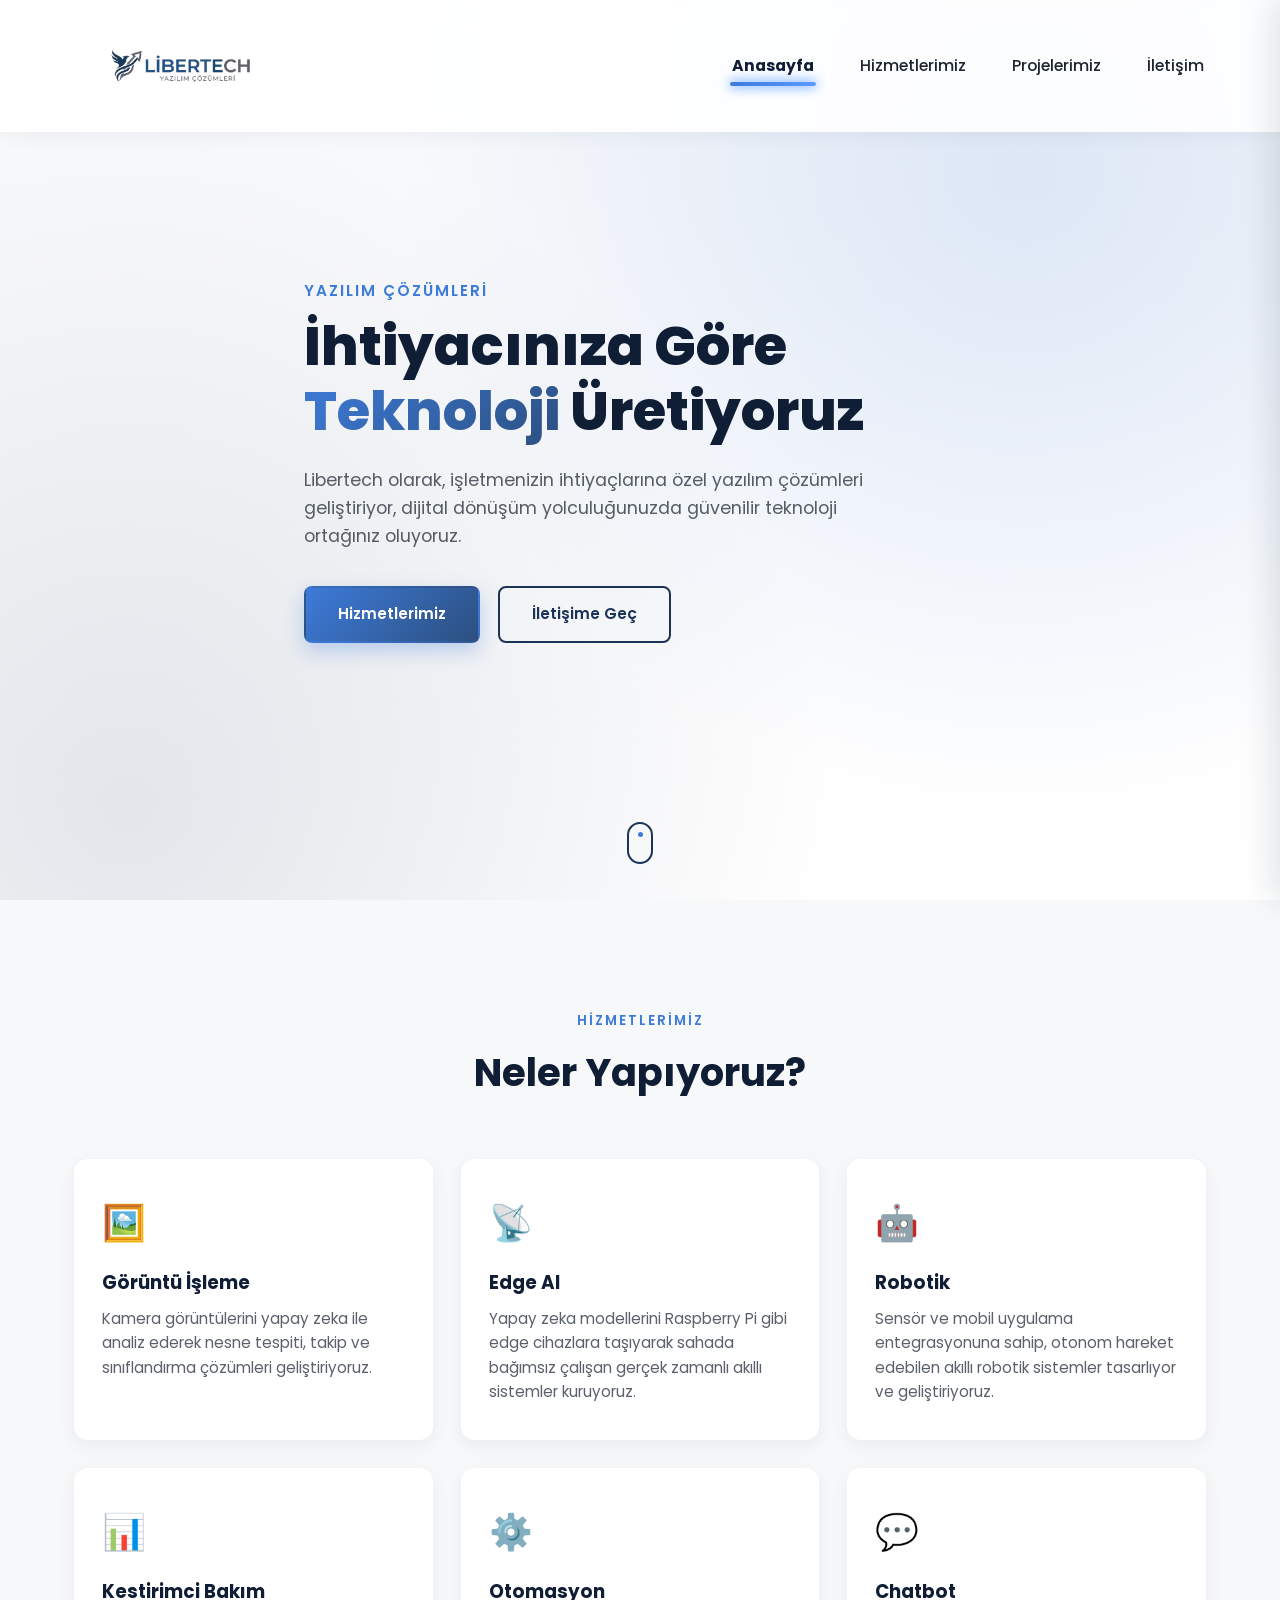
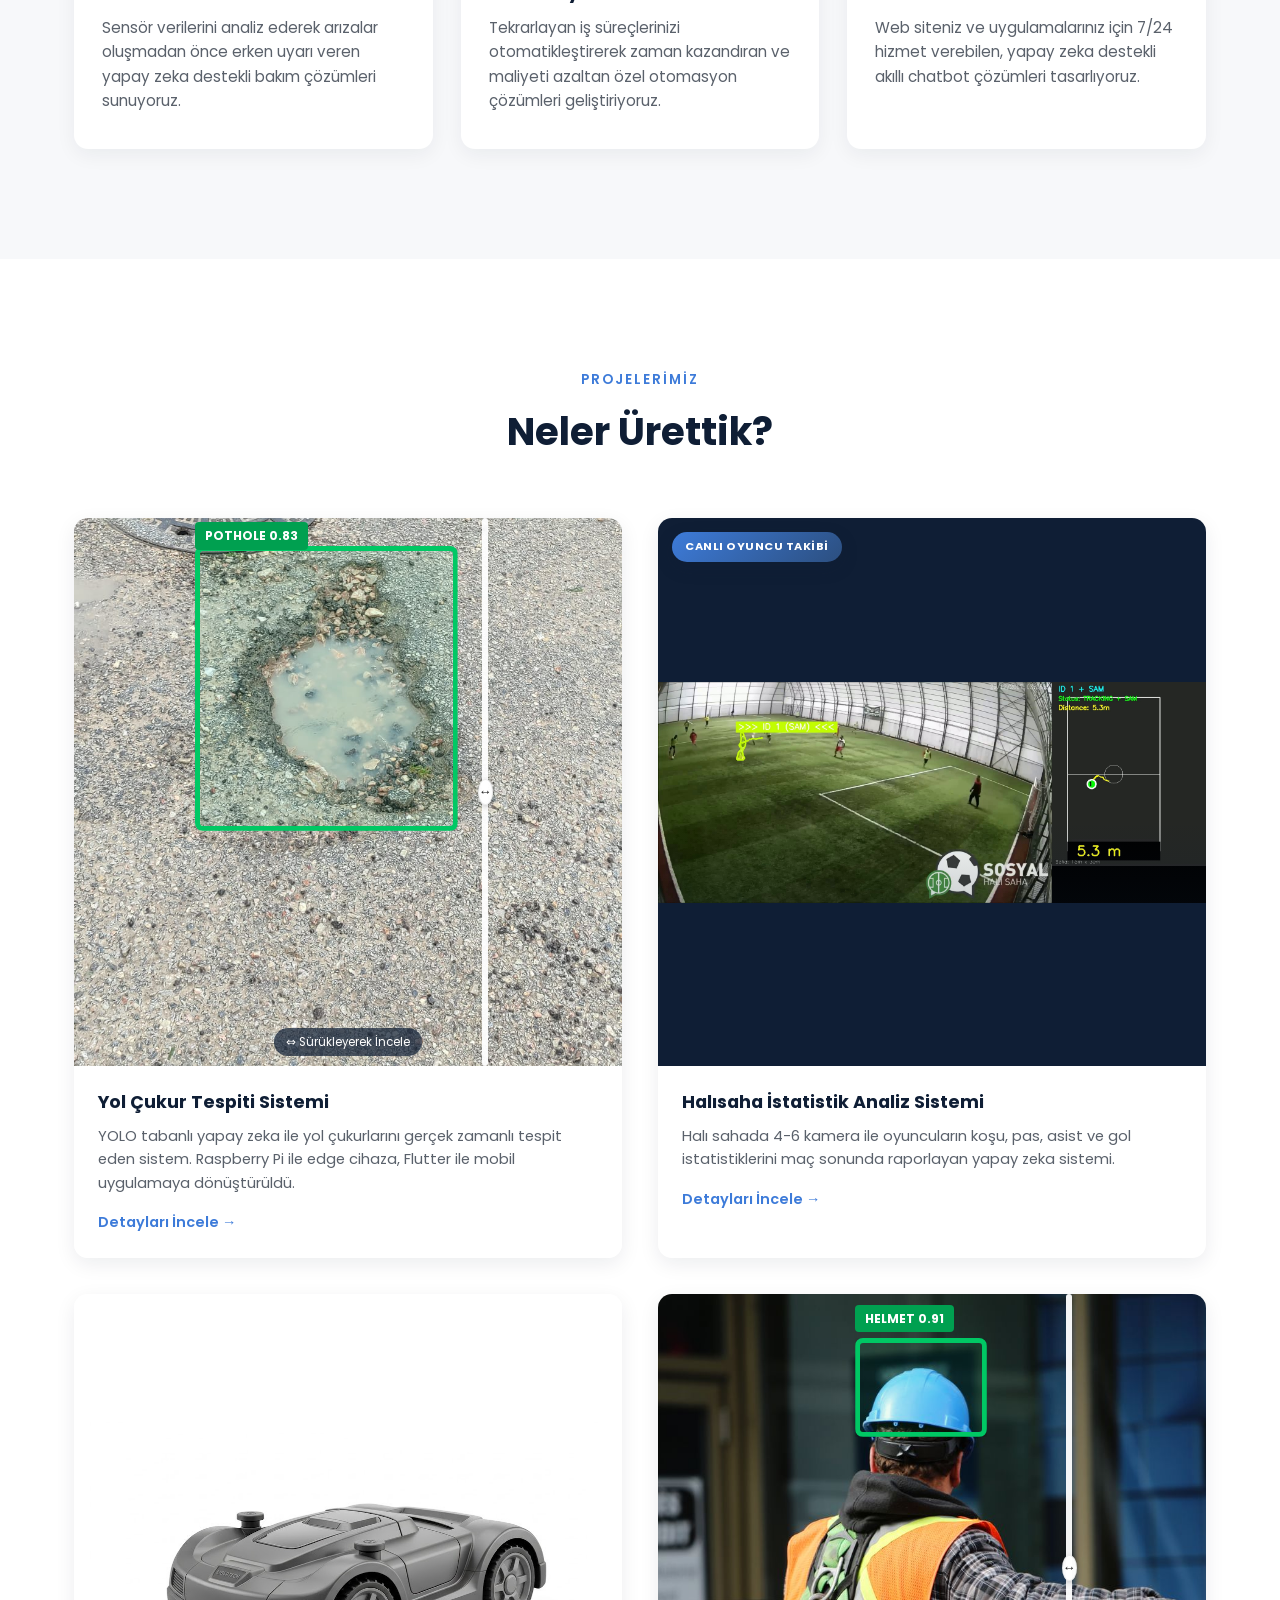
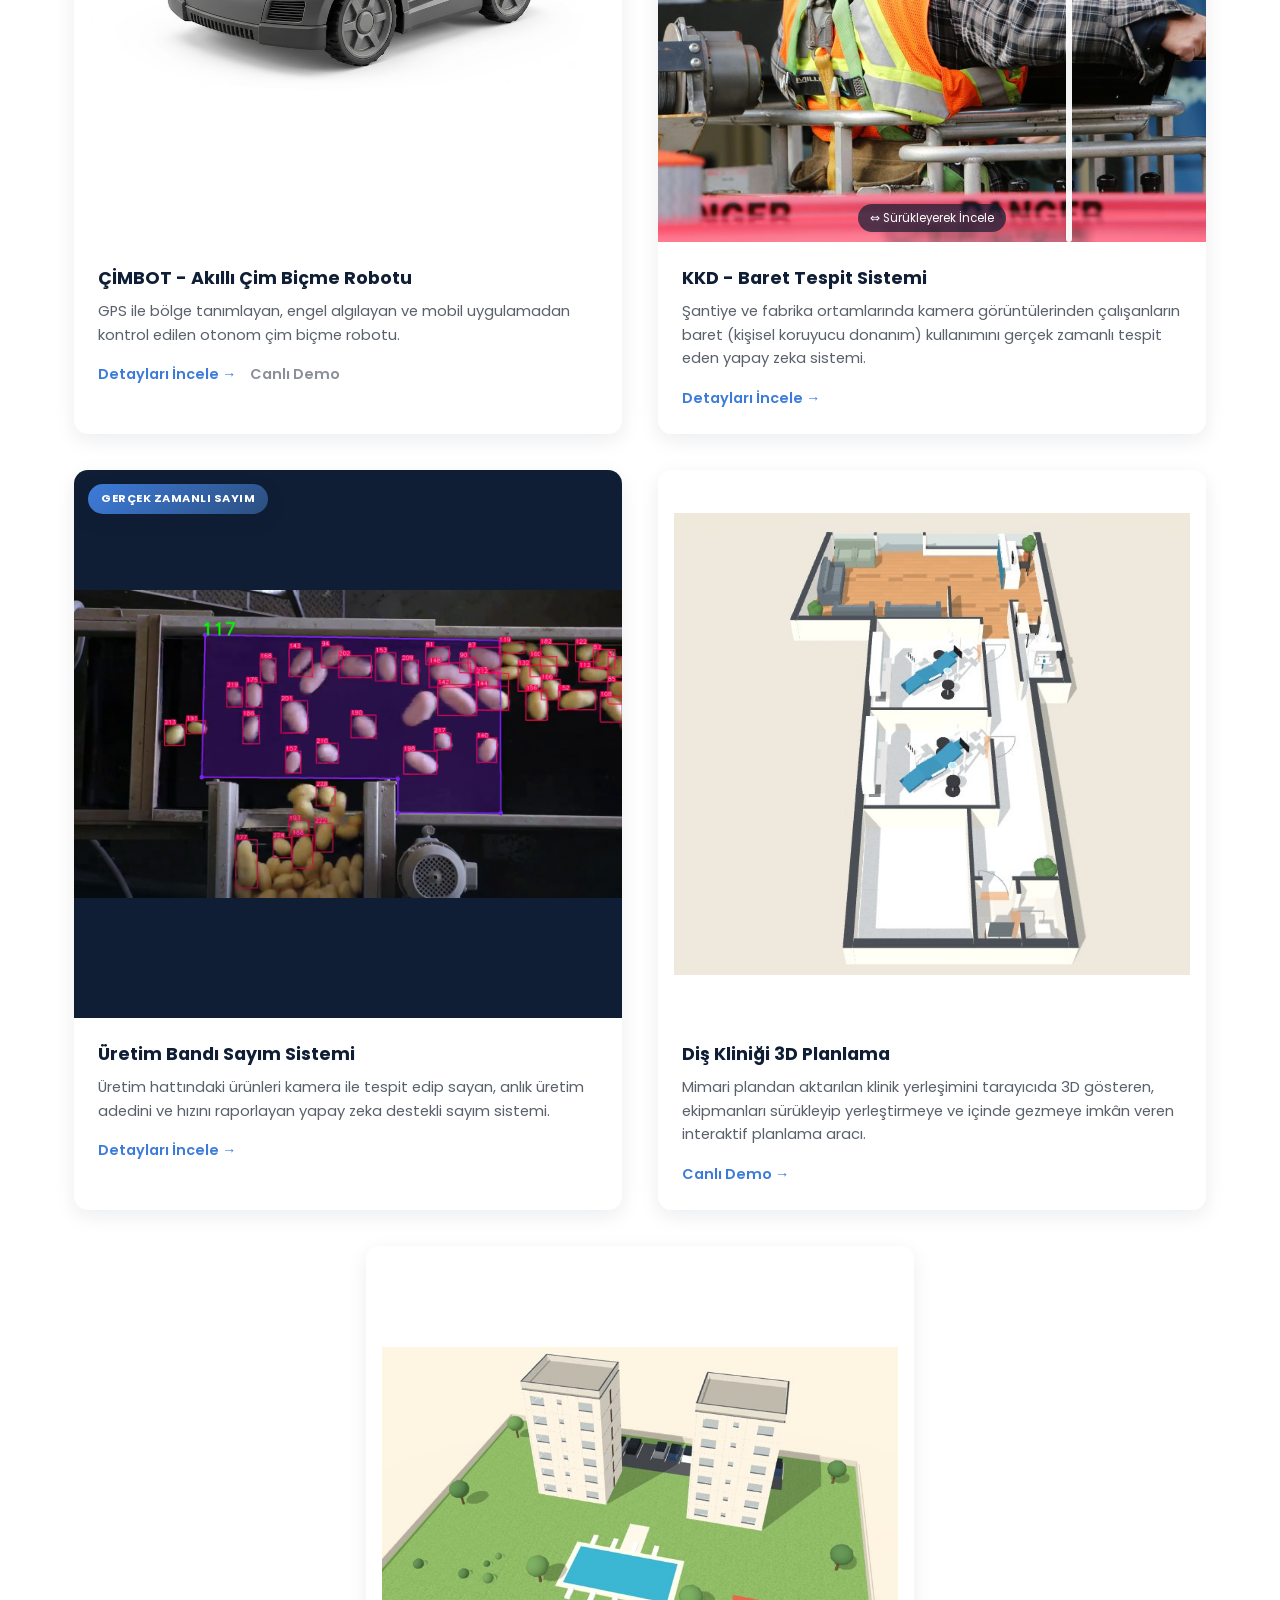
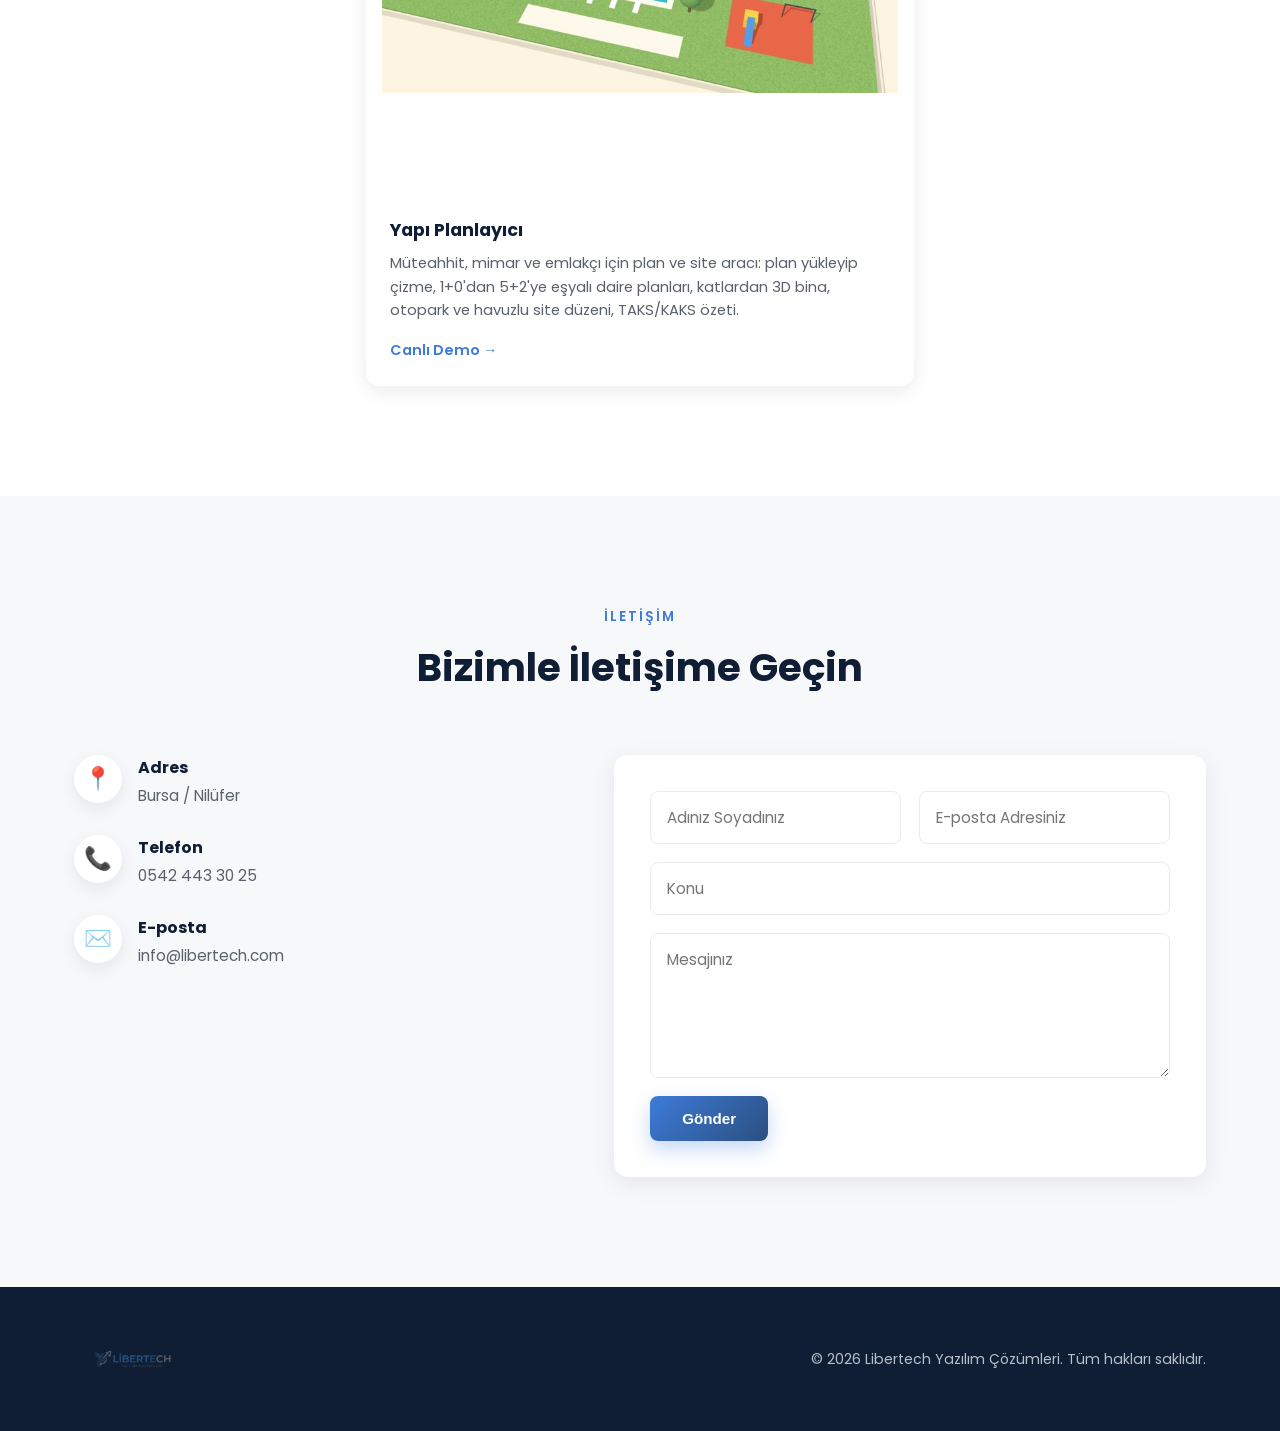
<file: index.html>
<!DOCTYPE html>
<html lang="tr">
<head>
<meta charset="UTF-8">
<meta name="viewport" content="width=device-width, initial-scale=1.0">
<title>Libertech | Yazılım Çözümleri</title>
<meta name="description" content="Libertech - Yenilikçi yazılım çözümleri ile işinizi geleceğe taşıyoruz.">
<link rel="icon" href="assets/logo.png" type="image/png">
<link rel="preconnect" href="https://fonts.googleapis.com">
<link rel="preconnect" href="https://fonts.gstatic.com" crossorigin>
<link href="https://fonts.googleapis.com/css2?family=Poppins:wght@400;500;600;700;800&display=swap" rel="stylesheet">
<link rel="stylesheet" href="css/style.css">
</head>
<body>

<!-- HEADER -->
<header class="site-header" id="site-header">
  <div class="header-inner">
    <a href="#anasayfa" class="logo-link">
      <img src="assets/logo.png" alt="Libertech Logo" class="logo-img">
    </a>

    <nav class="nav-desktop">
      <ul class="nav-list">
        <li><a href="#anasayfa" class="nav-link active" data-section="anasayfa">Anasayfa</a></li>
        <li><a href="#hizmetlerimiz" class="nav-link" data-section="hizmetlerimiz">Hizmetlerimiz</a></li>
        <li><a href="#projelerimiz" class="nav-link" data-section="projelerimiz">Projelerimiz</a></li>
        <li><a href="#iletisim" class="nav-link" data-section="iletisim">İletişim</a></li>
      </ul>
    </nav>

    <button class="menu-toggle" id="menu-toggle" aria-label="Menüyü Aç/Kapat">
      <span></span>
      <span></span>
      <span></span>
    </button>
  </div>

  <nav class="nav-mobile" id="nav-mobile">
    <ul class="nav-list-mobile">
      <li><a href="#anasayfa" class="nav-link-mobile" data-section="anasayfa">Anasayfa</a></li>
      <li><a href="#hizmetlerimiz" class="nav-link-mobile" data-section="hizmetlerimiz">Hizmetlerimiz</a></li>
      <li><a href="#projelerimiz" class="nav-link-mobile" data-section="projelerimiz">Projelerimiz</a></li>
      <li><a href="#iletisim" class="nav-link-mobile" data-section="iletisim">İletişim</a></li>
    </ul>
  </nav>
</header>

<main>

  <!-- ANASAYFA / HERO -->
  <section id="anasayfa" class="section hero">
    <div class="hero-bg"></div>
    <div class="container hero-content">
      <p class="eyebrow">Yazılım Çözümleri</p>
      <h1>İhtiyacınıza Göre <span class="text-accent">Teknoloji</span> Üretiyoruz</h1>
      <p class="hero-desc">
        Libertech olarak, işletmenizin ihtiyaçlarına özel yazılım çözümleri geliştiriyor,
        dijital dönüşüm yolculuğunuzda güvenilir teknoloji ortağınız oluyoruz.
      </p>
      <div class="hero-buttons">
        <a href="#hizmetlerimiz" class="btn btn-primary">Hizmetlerimiz</a>
        <a href="#iletisim" class="btn btn-outline">İletişime Geç</a>
      </div>
    </div>
    <a href="#hizmetlerimiz" class="scroll-down" aria-label="Aşağı kaydır">
      <span></span>
    </a>
  </section>

  <!-- HİZMETLERİMİZ -->
  <section id="hizmetlerimiz" class="section hizmetler">
    <div class="container">
      <div class="section-head">
        <p class="eyebrow">Hizmetlerimiz</p>
        <h2>Neler Yapıyoruz?</h2>
      </div>

      <div class="services-grid">
        <div class="service-card">
          <div class="service-icon">🖼️</div>
          <h3>Görüntü İşleme</h3>
          <p>Kamera görüntülerini yapay zeka ile analiz ederek nesne tespiti, takip ve sınıflandırma çözümleri geliştiriyoruz.</p>
        </div>
        <div class="service-card">
          <div class="service-icon">📡</div>
          <h3>Edge AI</h3>
          <p>Yapay zeka modellerini Raspberry Pi gibi edge cihazlara taşıyarak sahada bağımsız çalışan gerçek zamanlı akıllı sistemler kuruyoruz.</p>
        </div>
        <div class="service-card">
          <div class="service-icon">🤖</div>
          <h3>Robotik</h3>
          <p>Sensör ve mobil uygulama entegrasyonuna sahip, otonom hareket edebilen akıllı robotik sistemler tasarlıyor ve geliştiriyoruz.</p>
        </div>
        <div class="service-card">
          <div class="service-icon">📊</div>
          <h3>Kestirimci Bakım</h3>
          <p>Sensör verilerini analiz ederek arızalar oluşmadan önce erken uyarı veren yapay zeka destekli bakım çözümleri sunuyoruz.</p>
        </div>
        <div class="service-card">
          <div class="service-icon">⚙️</div>
          <h3>Otomasyon</h3>
          <p>Tekrarlayan iş süreçlerinizi otomatikleştirerek zaman kazandıran ve maliyeti azaltan özel otomasyon çözümleri geliştiriyoruz.</p>
        </div>
        <div class="service-card">
          <div class="service-icon">💬</div>
          <h3>Chatbot</h3>
          <p>Web siteniz ve uygulamalarınız için 7/24 hizmet verebilen, yapay zeka destekli akıllı chatbot çözümleri tasarlıyoruz.</p>
        </div>
      </div>
    </div>
  </section>

  <!-- PROJELERİMİZ -->
  <section id="projelerimiz" class="section projeler">
    <div class="container">
      <div class="section-head">
        <p class="eyebrow">Projelerimiz</p>
        <h2>Neler Ürettik?</h2>
      </div>

      <div class="projects-grid">

        <!-- PROJE 1: Yol Çukur Tespiti -->
        <div class="project-card">
          <div class="project-thumb compare-container">
            <img src="assets/projects/yol-cukur-demo.jpg" class="compare-image" alt="Yol Çukur Tespiti Demo">
            <div class="bbox"></div>
            <span class="bbox-label">POTHOLE 0.83</span>
            <div class="compare-slider" role="slider" aria-valuemin="0" aria-valuemax="100" aria-valuenow="75">
              <div class="compare-handle" aria-hidden="true"></div>
            </div>
            <span class="demo-hint">⇔ Sürükleyerek İncele</span>
          </div>
          <div class="project-info">
            <h3>Yol Çukur Tespiti Sistemi</h3>
            <p>YOLO tabanlı yapay zeka ile yol çukurlarını gerçek zamanlı tespit eden sistem. Raspberry Pi ile edge cihaza, Flutter ile mobil uygulamaya dönüştürüldü.</p>
            <div class="project-links">
              <a href="projeler/yol-cukur-tespiti.html" class="project-link">Detayları İncele →</a>
            </div>
          </div>
        </div>

        <!-- PROJE 2: Futbol Kuş Bakışı -->
        <div class="project-card">
          <a href="projeler/futbol-kus-bakisi.html" class="project-thumb-link">
            <div class="project-thumb video-thumb">
              <video class="video-thumb-video" autoplay muted loop playsinline preload="auto" poster="assets/projects/futbol-poster.jpg">
                <source src="assets/videos/futbol.mp4" type="video/mp4">
              </video>
              <div class="video-thumb-overlay"></div>
              <span class="video-badge">Canlı Oyuncu Takibi</span>
            </div>
          </a>
          <div class="project-info">
            <h3>Halısaha İstatistik Analiz Sistemi</h3>
            <p>Halı sahada 4-6 kamera ile oyuncuların koşu, pas, asist ve gol istatistiklerini maç sonunda raporlayan yapay zeka sistemi.</p>
            <div class="project-links">
              <a href="projeler/futbol-kus-bakisi.html" class="project-link">Detayları İncele →</a>
            </div>
          </div>
        </div>

        <!-- PROJE 3: ÇİMBOT -->
        <div class="project-card">
          <a href="projeler/cimbot.html" class="project-thumb-link">
            <div class="project-thumb product-thumb">
              <img src="assets/projects/cimbot-product.jpg" class="product-thumb-img" alt="ÇİMBOT Akıllı Çim Biçme Robotu">
            </div>
          </a>
          <div class="project-info">
            <h3>ÇİMBOT - Akıllı Çim Biçme Robotu</h3>
            <p>GPS ile bölge tanımlayan, engel algılayan ve mobil uygulamadan kontrol edilen otonom çim biçme robotu.</p>
            <div class="project-links">
              <a href="projeler/cimbot.html" class="project-link">Detayları İncele →</a>
              <a href="https://halilalpak.github.io/cimbot/" target="_blank" rel="noopener" class="project-link project-link-secondary">Canlı Demo</a>
            </div>
          </div>
        </div>

        <!-- PROJE 4: KKD / Baret Tespiti -->
        <div class="project-card">
          <div class="project-thumb compare-container">
            <img src="assets/projects/baret-tespit-demo.jpg" class="compare-image" style="object-position: 45% center;" alt="Baret Tespiti Demo">
            <div class="bbox bbox-helmet"></div>
            <span class="bbox-label">HELMET 0.91</span>
            <div class="compare-slider" role="slider" aria-valuemin="0" aria-valuemax="100" aria-valuenow="75">
              <div class="compare-handle" aria-hidden="true"></div>
            </div>
            <span class="demo-hint">⇔ Sürükleyerek İncele</span>
          </div>
          <div class="project-info">
            <h3>KKD - Baret Tespit Sistemi</h3>
            <p>Şantiye ve fabrika ortamlarında kamera görüntülerinden çalışanların baret (kişisel koruyucu donanım) kullanımını gerçek zamanlı tespit eden yapay zeka sistemi.</p>
            <div class="project-links">
              <a href="projeler/baret-tespiti.html" class="project-link">Detayları İncele →</a>
            </div>
          </div>
        </div>

        <!-- PROJE 5: Üretim Bandı Sayımı -->
        <div class="project-card">
          <a href="projeler/uretim-bandi-sayimi.html" class="project-thumb-link">
            <div class="project-thumb video-thumb">
              <video class="video-thumb-video" autoplay muted loop playsinline preload="auto" poster="assets/projects/uretim-bandi-poster.jpg">
                <source src="assets/videos/uretim-bandi-sayimi.mp4" type="video/mp4">
              </video>
              <div class="video-thumb-overlay"></div>
              <span class="video-badge">Gerçek Zamanlı Sayım</span>
            </div>
          </a>
          <div class="project-info">
            <h3>Üretim Bandı Sayım Sistemi</h3>
            <p>Üretim hattındaki ürünleri kamera ile tespit edip sayan, anlık üretim adedini ve hızını raporlayan yapay zeka destekli sayım sistemi.</p>
            <div class="project-links">
              <a href="projeler/uretim-bandi-sayimi.html" class="project-link">Detayları İncele →</a>
            </div>
          </div>
        </div>

        <!-- PROJE 6: Diş Kliniği 3D -->
        <div class="project-card">
          <a href="klinik/" class="project-thumb-link">
            <div class="project-thumb product-thumb">
              <img src="assets/projects/klinik-3d.jpg" class="product-thumb-img" alt="Diş Kliniği 3D Plan">
            </div>
          </a>
          <div class="project-info">
            <h3>Diş Kliniği 3D Planlama</h3>
            <p>Mimari plandan aktarılan klinik yerleşimini tarayıcıda 3D gösteren, ekipmanları sürükleyip yerleştirmeye ve içinde gezmeye imkân veren interaktif planlama aracı.</p>
            <div class="project-links">
              <a href="klinik/" class="project-link">Canlı Demo →</a>
            </div>
          </div>
        </div>

        <!-- PROJE 7: Yapı Planlayıcı -->
        <div class="project-card">
          <a href="planlayici/" class="project-thumb-link">
            <div class="project-thumb product-thumb">
              <img src="assets/projects/yapi-planlayici.jpg" class="product-thumb-img" alt="Yapı Planlayıcı 3D site görünümü">
            </div>
          </a>
          <div class="project-info">
            <h3>Yapı Planlayıcı</h3>
            <p>Müteahhit, mimar ve emlakçı için plan ve site aracı: plan yükleyip çizme, 1+0'dan 5+2'ye eşyalı daire planları, katlardan 3D bina, otopark ve havuzlu site düzeni, TAKS/KAKS özeti.</p>
            <div class="project-links">
              <a href="planlayici/" class="project-link">Canlı Demo →</a>
            </div>
          </div>
        </div>

      </div>
    </div>
  </section>

  <!-- İLETİŞİM -->
  <section id="iletisim" class="section iletisim">
    <div class="container">
      <div class="section-head">
        <p class="eyebrow">İletişim</p>
        <h2>Bizimle İletişime Geçin</h2>
      </div>

      <div class="contact-grid">
        <div class="contact-info">
          <div class="contact-item">
            <span class="contact-icon">📍</span>
            <div>
              <h4>Adres</h4>
              <p>Bursa / Nilüfer</p>
            </div>
          </div>
          <div class="contact-item">
            <span class="contact-icon">📞</span>
            <div>
              <h4>Telefon</h4>
              <p>0542 443 30 25</p>
            </div>
          </div>
          <div class="contact-item">
            <span class="contact-icon">✉️</span>
            <div>
              <h4>E-posta</h4>
              <p>info@libertech.com</p>
            </div>
          </div>
        </div>

        <form class="contact-form">
          <div class="form-row">
            <input type="text" placeholder="Adınız Soyadınız" required>
            <input type="email" placeholder="E-posta Adresiniz" required>
          </div>
          <input type="text" placeholder="Konu" required>
          <textarea rows="5" placeholder="Mesajınız" required></textarea>
          <button type="submit" class="btn btn-primary">Gönder</button>
        </form>
      </div>
    </div>
  </section>

</main>

<footer class="site-footer">
  <div class="container footer-inner">
    <img src="assets/logo.png" alt="Libertech Logo" class="footer-logo">
    <p>&copy; <span id="year"></span> Libertech Yazılım Çözümleri. Tüm hakları saklıdır.</p>
  </div>
</footer>

<script src="js/script.js"></script>
</body>
</html>
</file>
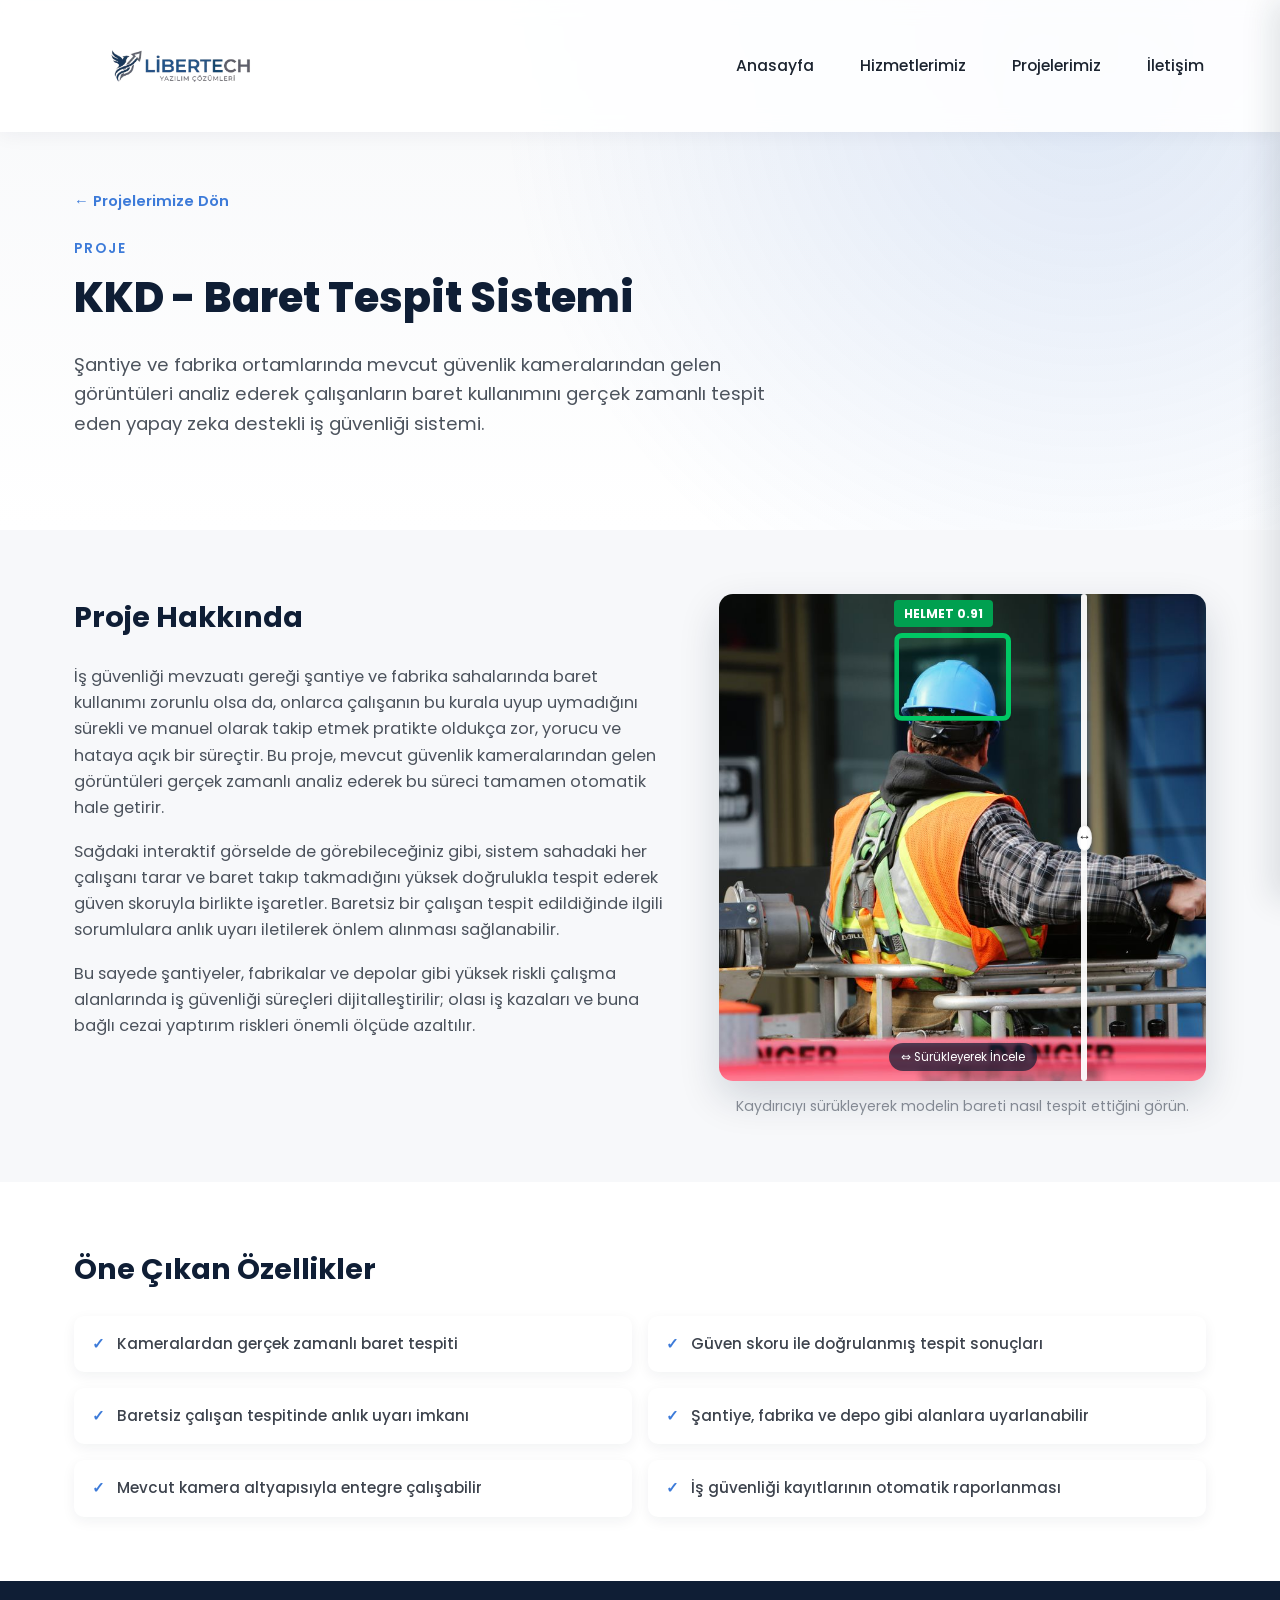
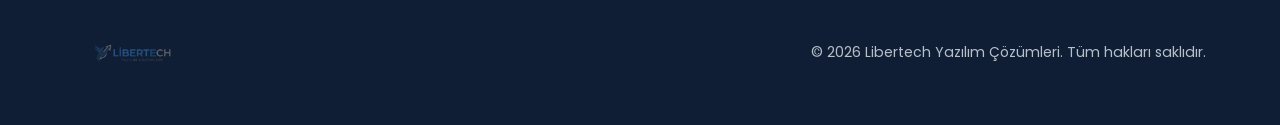
<file: projeler/baret-tespiti.html>
<!DOCTYPE html>
<html lang="tr">
<head>
<meta charset="UTF-8">
<meta name="viewport" content="width=device-width, initial-scale=1.0">
<title>KKD - Baret Tespit Sistemi | Libertech</title>
<meta name="description" content="Şantiye ve fabrika ortamlarında kamera görüntülerinden baret kullanımını gerçek zamanlı tespit eden yapay zeka destekli iş güvenliği sistemi.">
<link rel="icon" href="../assets/logo.png" type="image/png">
<link rel="preconnect" href="https://fonts.googleapis.com">
<link rel="preconnect" href="https://fonts.gstatic.com" crossorigin>
<link href="https://fonts.googleapis.com/css2?family=Poppins:wght@400;500;600;700;800&display=swap" rel="stylesheet">
<link rel="stylesheet" href="../css/style.css">
</head>
<body>

<!-- HEADER -->
<header class="site-header" id="site-header">
  <div class="header-inner">
    <a href="../index.html#anasayfa" class="logo-link">
      <img src="../assets/logo.png" alt="Libertech Logo" class="logo-img">
    </a>

    <nav class="nav-desktop">
      <ul class="nav-list">
        <li><a href="../index.html#anasayfa" class="nav-link">Anasayfa</a></li>
        <li><a href="../index.html#hizmetlerimiz" class="nav-link">Hizmetlerimiz</a></li>
        <li><a href="../index.html#projelerimiz" class="nav-link">Projelerimiz</a></li>
        <li><a href="../index.html#iletisim" class="nav-link">İletişim</a></li>
      </ul>
    </nav>

    <button class="menu-toggle" id="menu-toggle" aria-label="Menüyü Aç/Kapat">
      <span></span>
      <span></span>
      <span></span>
    </button>
  </div>

  <nav class="nav-mobile" id="nav-mobile">
    <ul class="nav-list-mobile">
      <li><a href="../index.html#anasayfa" class="nav-link-mobile">Anasayfa</a></li>
      <li><a href="../index.html#hizmetlerimiz" class="nav-link-mobile">Hizmetlerimiz</a></li>
      <li><a href="../index.html#projelerimiz" class="nav-link-mobile">Projelerimiz</a></li>
      <li><a href="../index.html#iletisim" class="nav-link-mobile">İletişim</a></li>
    </ul>
  </nav>
</header>

<main>

  <!-- HERO -->
  <section class="detail-hero">
    <div class="container">
      <a href="../index.html#projelerimiz" class="back-link">← Projelerimize Dön</a>
      <p class="eyebrow">Proje</p>
      <h1>KKD - Baret Tespit Sistemi</h1>
      <p class="detail-tagline">
        Şantiye ve fabrika ortamlarında mevcut güvenlik kameralarından gelen görüntüleri analiz ederek
        çalışanların baret kullanımını gerçek zamanlı tespit eden yapay zeka destekli iş güvenliği sistemi.
      </p>
    </div>
  </section>

  <!-- DETAY -->
  <section class="detail-section">
    <div class="container">
      <div class="detail-body">
        <div class="detail-text">
          <h2>Proje Hakkında</h2>
          <p>
            İş güvenliği mevzuatı gereği şantiye ve fabrika sahalarında baret kullanımı zorunlu olsa da,
            onlarca çalışanın bu kurala uyup uymadığını sürekli ve manuel olarak takip etmek pratikte
            oldukça zor, yorucu ve hataya açık bir süreçtir. Bu proje, mevcut güvenlik kameralarından
            gelen görüntüleri gerçek zamanlı analiz ederek bu süreci tamamen otomatik hale getirir.
          </p>
          <p>
            Sağdaki interaktif görselde de görebileceğiniz gibi, sistem sahadaki her çalışanı tarar ve
            baret takıp takmadığını yüksek doğrulukla tespit ederek güven skoruyla birlikte işaretler.
            Baretsiz bir çalışan tespit edildiğinde ilgili sorumlulara anlık uyarı iletilerek önlem
            alınması sağlanabilir.
          </p>
          <p>
            Bu sayede şantiyeler, fabrikalar ve depolar gibi yüksek riskli çalışma alanlarında iş güvenliği
            süreçleri dijitalleştirilir; olası iş kazaları ve buna bağlı cezai yaptırım riskleri önemli
            ölçüde azaltılır.
          </p>
        </div>

        <div class="demo-showcase">
          <div class="project-thumb compare-container">
            <img src="../assets/projects/baret-tespit-demo.jpg" class="compare-image" style="object-position: 45% center;" alt="Baret Tespiti Demo">
            <div class="bbox bbox-helmet"></div>
            <span class="bbox-label">HELMET 0.91</span>
            <div class="compare-slider" role="slider" aria-valuemin="0" aria-valuemax="100" aria-valuenow="75">
              <div class="compare-handle" aria-hidden="true"></div>
            </div>
            <span class="demo-hint">⇔ Sürükleyerek İncele</span>
          </div>
          <p class="demo-caption">Kaydırıcıyı sürükleyerek modelin bareti nasıl tespit ettiğini görün.</p>
        </div>
      </div>
    </div>
  </section>

  <!-- ÖZELLİKLER -->
  <section class="detail-section">
    <div class="container">
      <h2>Öne Çıkan Özellikler</h2>
      <ul class="feature-list">
        <li><span class="check">✓</span> Kameralardan gerçek zamanlı baret tespiti</li>
        <li><span class="check">✓</span> Güven skoru ile doğrulanmış tespit sonuçları</li>
        <li><span class="check">✓</span> Baretsiz çalışan tespitinde anlık uyarı imkanı</li>
        <li><span class="check">✓</span> Şantiye, fabrika ve depo gibi alanlara uyarlanabilir</li>
        <li><span class="check">✓</span> Mevcut kamera altyapısıyla entegre çalışabilir</li>
        <li><span class="check">✓</span> İş güvenliği kayıtlarının otomatik raporlanması</li>
      </ul>
    </div>
  </section>

</main>

<footer class="site-footer">
  <div class="container footer-inner">
    <img src="../assets/logo.png" alt="Libertech Logo" class="footer-logo">
    <p>&copy; <span id="year"></span> Libertech Yazılım Çözümleri. Tüm hakları saklıdır.</p>
  </div>
</footer>

<script src="../js/script.js"></script>
</body>
</html>
</file>
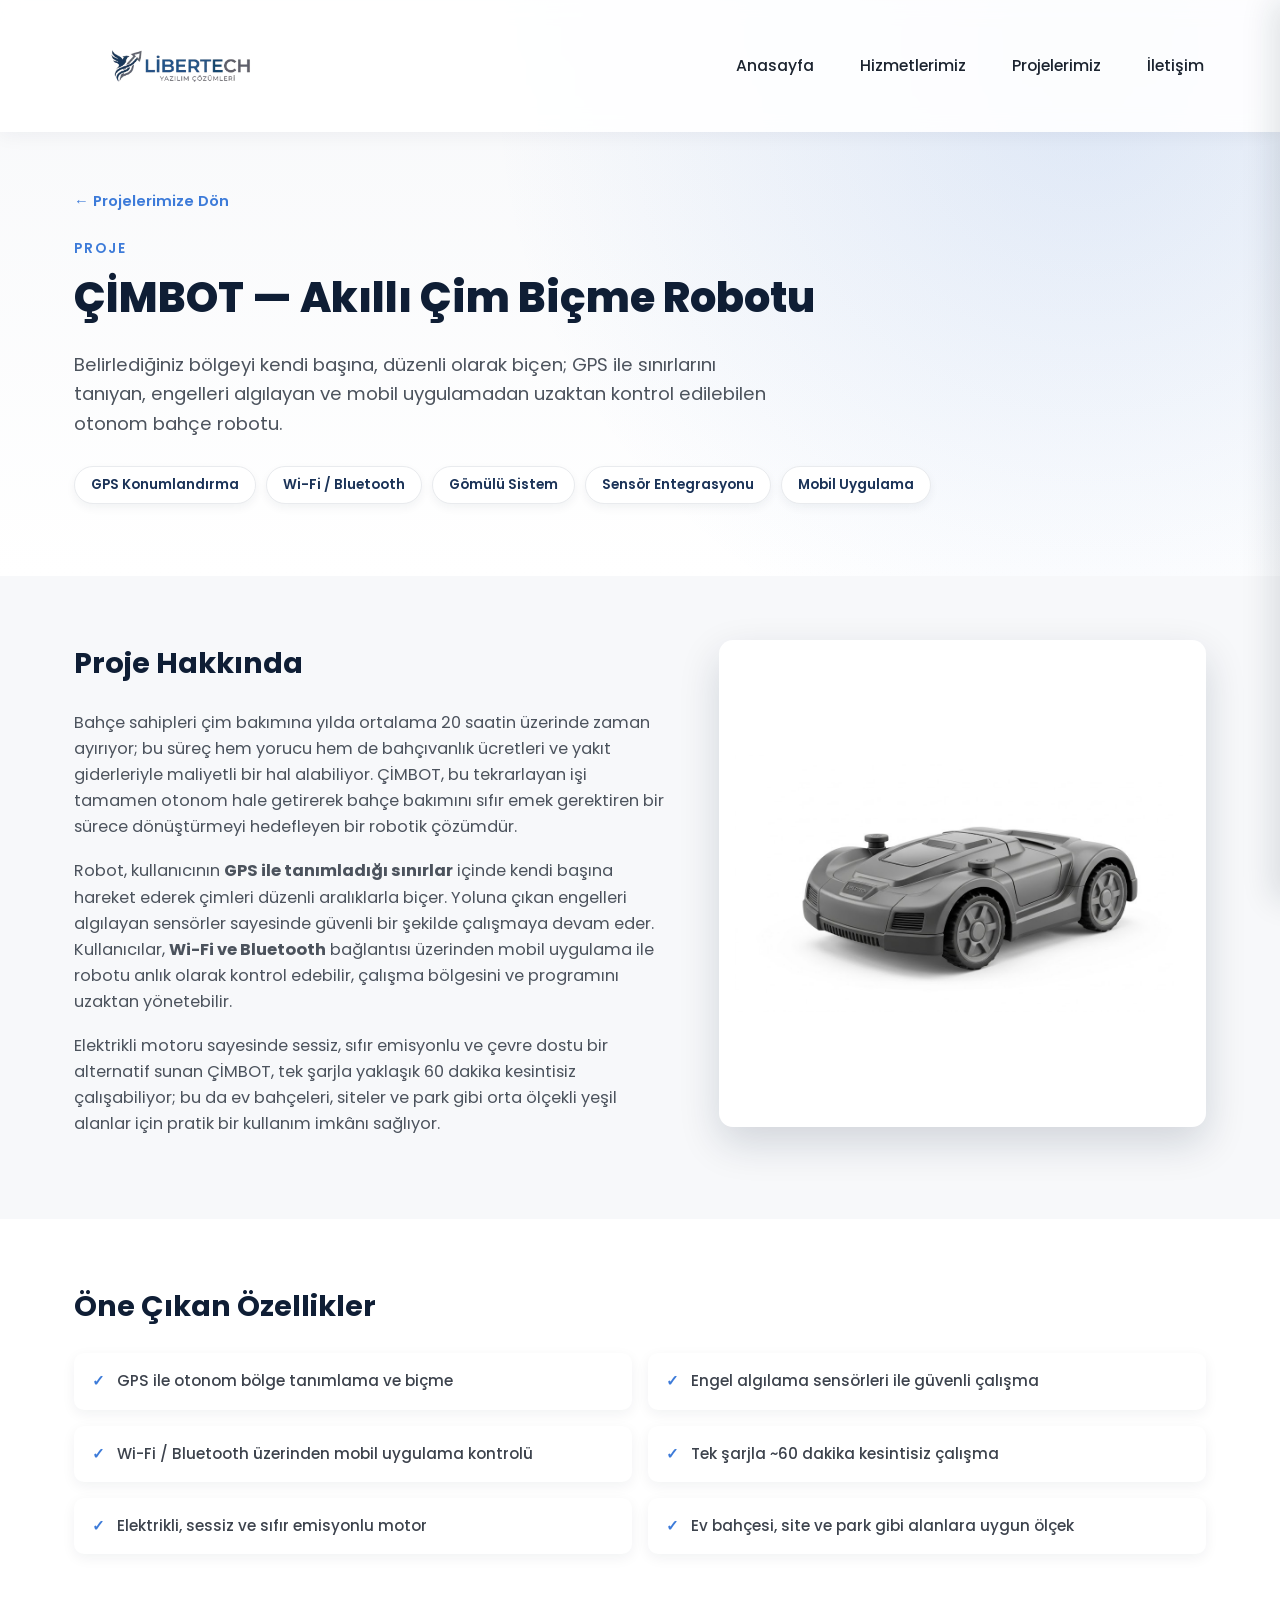
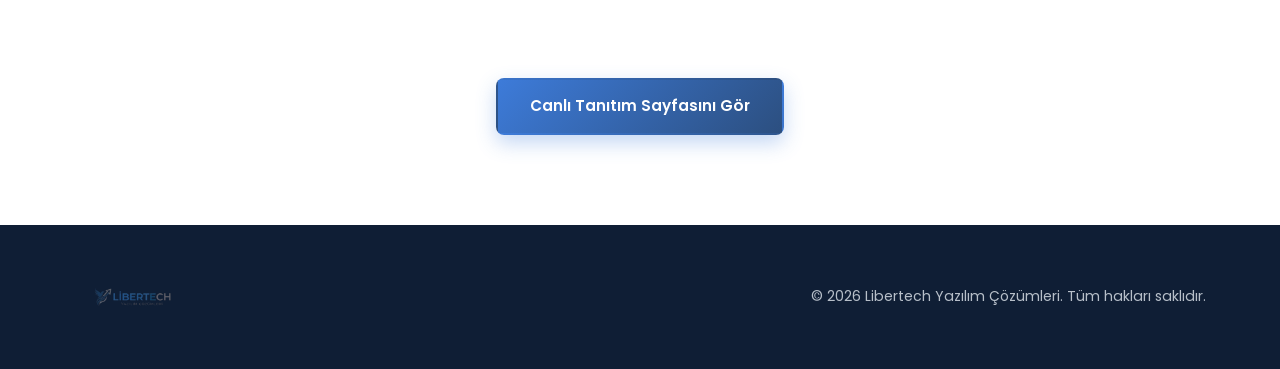
<file: projeler/cimbot.html>
<!DOCTYPE html>
<html lang="tr">
<head>
<meta charset="UTF-8">
<meta name="viewport" content="width=device-width, initial-scale=1.0">
<title>ÇİMBOT - Akıllı Çim Biçme Robotu | Libertech</title>
<meta name="description" content="GPS ile bölge tanımlayan, engel algılayan ve mobil uygulamadan kontrol edilen otonom çim biçme robotu.">
<link rel="icon" href="../assets/logo.png" type="image/png">
<link rel="preconnect" href="https://fonts.googleapis.com">
<link rel="preconnect" href="https://fonts.gstatic.com" crossorigin>
<link href="https://fonts.googleapis.com/css2?family=Poppins:wght@400;500;600;700;800&display=swap" rel="stylesheet">
<link rel="stylesheet" href="../css/style.css">
</head>
<body>

<!-- HEADER -->
<header class="site-header" id="site-header">
  <div class="header-inner">
    <a href="../index.html#anasayfa" class="logo-link">
      <img src="../assets/logo.png" alt="Libertech Logo" class="logo-img">
    </a>

    <nav class="nav-desktop">
      <ul class="nav-list">
        <li><a href="../index.html#anasayfa" class="nav-link">Anasayfa</a></li>
        <li><a href="../index.html#hizmetlerimiz" class="nav-link">Hizmetlerimiz</a></li>
        <li><a href="../index.html#projelerimiz" class="nav-link">Projelerimiz</a></li>
        <li><a href="../index.html#iletisim" class="nav-link">İletişim</a></li>
      </ul>
    </nav>

    <button class="menu-toggle" id="menu-toggle" aria-label="Menüyü Aç/Kapat">
      <span></span>
      <span></span>
      <span></span>
    </button>
  </div>

  <nav class="nav-mobile" id="nav-mobile">
    <ul class="nav-list-mobile">
      <li><a href="../index.html#anasayfa" class="nav-link-mobile">Anasayfa</a></li>
      <li><a href="../index.html#hizmetlerimiz" class="nav-link-mobile">Hizmetlerimiz</a></li>
      <li><a href="../index.html#projelerimiz" class="nav-link-mobile">Projelerimiz</a></li>
      <li><a href="../index.html#iletisim" class="nav-link-mobile">İletişim</a></li>
    </ul>
  </nav>
</header>

<main>

  <!-- HERO -->
  <section class="detail-hero">
    <div class="container">
      <a href="../index.html#projelerimiz" class="back-link">← Projelerimize Dön</a>
      <p class="eyebrow">Proje</p>
      <h1>ÇİMBOT — Akıllı Çim Biçme Robotu</h1>
      <p class="detail-tagline">
        Belirlediğiniz bölgeyi kendi başına, düzenli olarak biçen; GPS ile sınırlarını tanıyan, engelleri
        algılayan ve mobil uygulamadan uzaktan kontrol edilebilen otonom bahçe robotu.
      </p>
      <div class="tech-badges">
        <span class="tech-badge">GPS Konumlandırma</span>
        <span class="tech-badge">Wi-Fi / Bluetooth</span>
        <span class="tech-badge">Gömülü Sistem</span>
        <span class="tech-badge">Sensör Entegrasyonu</span>
        <span class="tech-badge">Mobil Uygulama</span>
      </div>
    </div>
  </section>

  <!-- DETAY -->
  <section class="detail-section">
    <div class="container">
      <div class="detail-body">
        <div class="detail-text">
          <h2>Proje Hakkında</h2>
          <p>
            Bahçe sahipleri çim bakımına yılda ortalama 20 saatin üzerinde zaman ayırıyor; bu süreç hem
            yorucu hem de bahçıvanlık ücretleri ve yakıt giderleriyle maliyetli bir hal alabiliyor. ÇİMBOT,
            bu tekrarlayan işi tamamen otonom hale getirerek bahçe bakımını sıfır emek gerektiren bir sürece
            dönüştürmeyi hedefleyen bir robotik çözümdür.
          </p>
          <p>
            Robot, kullanıcının <strong>GPS ile tanımladığı sınırlar</strong> içinde kendi başına hareket
            ederek çimleri düzenli aralıklarla biçer. Yoluna çıkan engelleri algılayan sensörler sayesinde
            güvenli bir şekilde çalışmaya devam eder. Kullanıcılar, <strong>Wi-Fi ve Bluetooth</strong>
            bağlantısı üzerinden mobil uygulama ile robotu anlık olarak kontrol edebilir, çalışma bölgesini
            ve programını uzaktan yönetebilir.
          </p>
          <p>
            Elektrikli motoru sayesinde sessiz, sıfır emisyonlu ve çevre dostu bir alternatif sunan ÇİMBOT,
            tek şarjla yaklaşık 60 dakika kesintisiz çalışabiliyor; bu da ev bahçeleri, siteler ve park gibi
            orta ölçekli yeşil alanlar için pratik bir kullanım imkânı sağlıyor.
          </p>
        </div>

        <div class="demo-showcase">
          <div class="project-thumb product-thumb" style="border-radius: 14px; box-shadow: 0 16px 40px rgba(15, 30, 53, 0.16);">
            <img src="../assets/projects/cimbot-product.jpg" class="product-thumb-img" alt="ÇİMBOT Akıllı Çim Biçme Robotu">
          </div>
        </div>
      </div>
    </div>
  </section>

  <!-- ÖZELLİKLER -->
  <section class="detail-section">
    <div class="container">
      <h2>Öne Çıkan Özellikler</h2>
      <ul class="feature-list">
        <li><span class="check">✓</span> GPS ile otonom bölge tanımlama ve biçme</li>
        <li><span class="check">✓</span> Engel algılama sensörleri ile güvenli çalışma</li>
        <li><span class="check">✓</span> Wi-Fi / Bluetooth üzerinden mobil uygulama kontrolü</li>
        <li><span class="check">✓</span> Tek şarjla ~60 dakika kesintisiz çalışma</li>
        <li><span class="check">✓</span> Elektrikli, sessiz ve sıfır emisyonlu motor</li>
        <li><span class="check">✓</span> Ev bahçesi, site ve park gibi alanlara uygun ölçek</li>
      </ul>
    </div>
  </section>

  <!-- CTA -->
  <div class="container detail-cta detail-cta-center">
    <a href="https://halilalpak.github.io/cimbot/" target="_blank" rel="noopener" class="btn btn-primary">Canlı Tanıtım Sayfasını Gör</a>
  </div>

</main>

<footer class="site-footer">
  <div class="container footer-inner">
    <img src="../assets/logo.png" alt="Libertech Logo" class="footer-logo">
    <p>&copy; <span id="year"></span> Libertech Yazılım Çözümleri. Tüm hakları saklıdır.</p>
  </div>
</footer>

<script src="../js/script.js"></script>
</body>
</html>
</file>
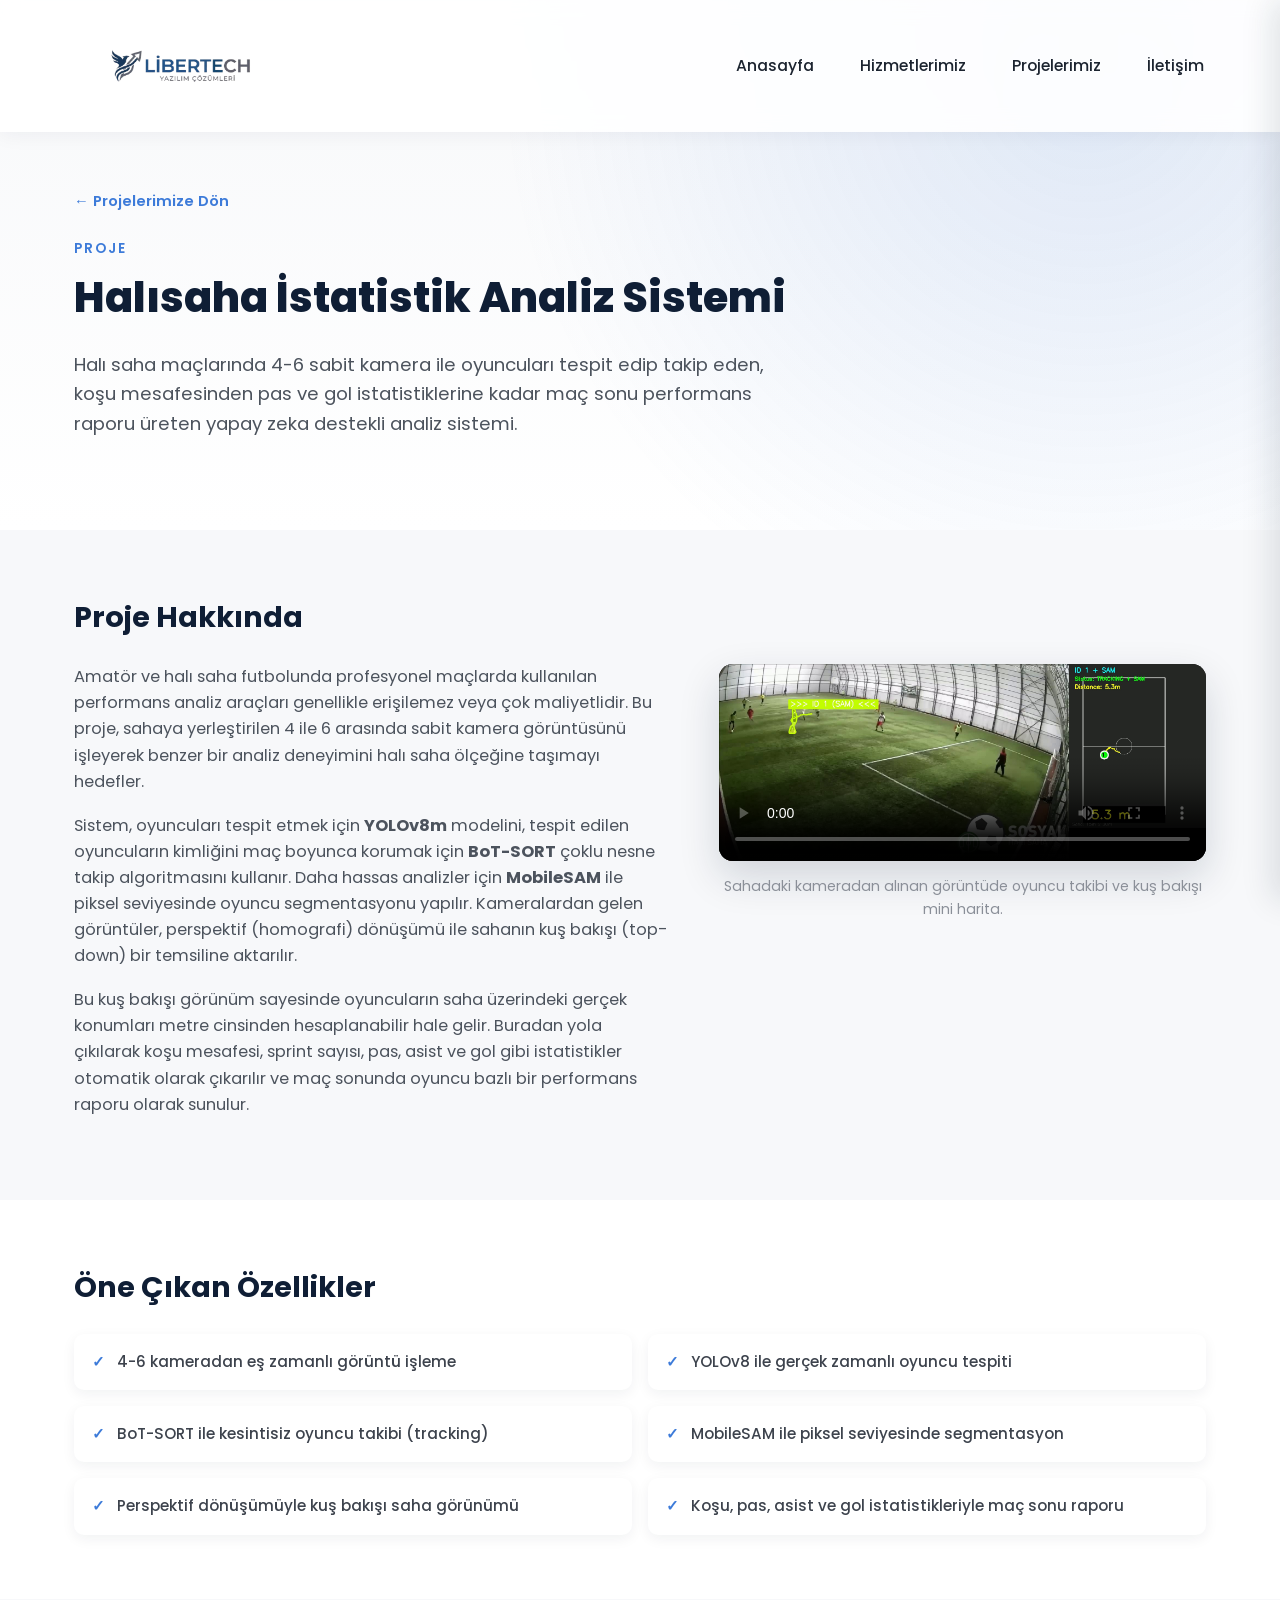
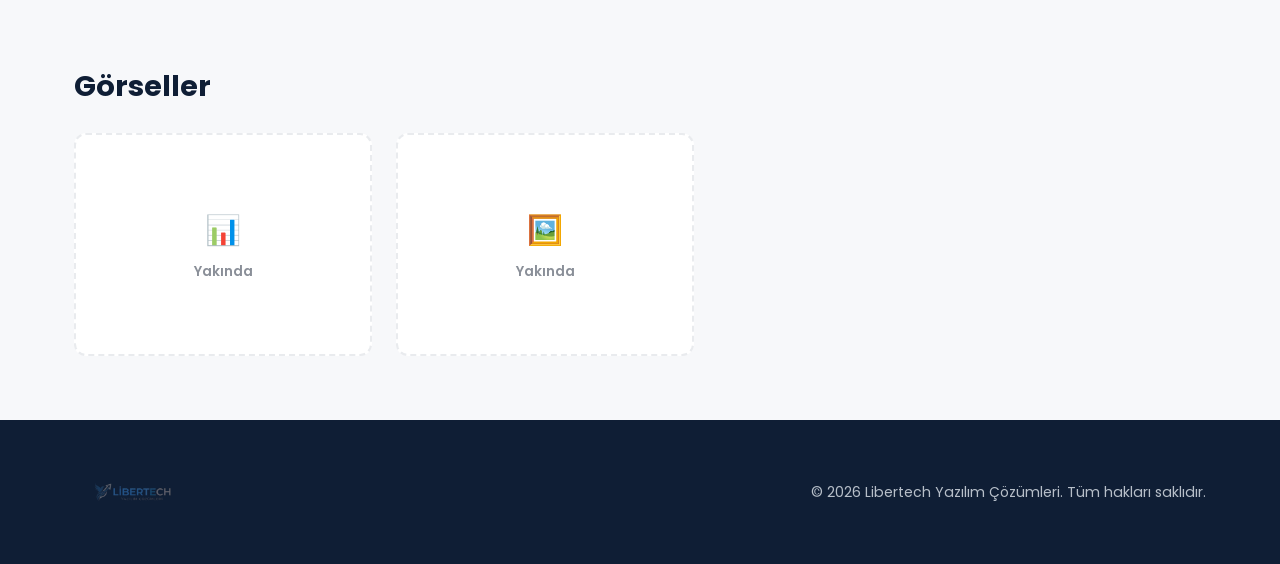
<file: projeler/futbol-kus-bakisi.html>
<!DOCTYPE html>
<html lang="tr">
<head>
<meta charset="UTF-8">
<meta name="viewport" content="width=device-width, initial-scale=1.0">
<title>Halısaha İstatistik Analiz Sistemi | Libertech</title>
<meta name="description" content="Halı sahada 4-6 kamera ile oyuncuların koşu, pas, asist ve gol istatistiklerini çıkaran yapay zeka destekli analiz sistemi.">
<link rel="icon" href="../assets/logo.png" type="image/png">
<link rel="preconnect" href="https://fonts.googleapis.com">
<link rel="preconnect" href="https://fonts.gstatic.com" crossorigin>
<link href="https://fonts.googleapis.com/css2?family=Poppins:wght@400;500;600;700;800&display=swap" rel="stylesheet">
<link rel="stylesheet" href="../css/style.css">
</head>
<body>

<!-- HEADER -->
<header class="site-header" id="site-header">
  <div class="header-inner">
    <a href="../index.html#anasayfa" class="logo-link">
      <img src="../assets/logo.png" alt="Libertech Logo" class="logo-img">
    </a>

    <nav class="nav-desktop">
      <ul class="nav-list">
        <li><a href="../index.html#anasayfa" class="nav-link">Anasayfa</a></li>
        <li><a href="../index.html#hizmetlerimiz" class="nav-link">Hizmetlerimiz</a></li>
        <li><a href="../index.html#projelerimiz" class="nav-link">Projelerimiz</a></li>
        <li><a href="../index.html#iletisim" class="nav-link">İletişim</a></li>
      </ul>
    </nav>

    <button class="menu-toggle" id="menu-toggle" aria-label="Menüyü Aç/Kapat">
      <span></span>
      <span></span>
      <span></span>
    </button>
  </div>

  <nav class="nav-mobile" id="nav-mobile">
    <ul class="nav-list-mobile">
      <li><a href="../index.html#anasayfa" class="nav-link-mobile">Anasayfa</a></li>
      <li><a href="../index.html#hizmetlerimiz" class="nav-link-mobile">Hizmetlerimiz</a></li>
      <li><a href="../index.html#projelerimiz" class="nav-link-mobile">Projelerimiz</a></li>
      <li><a href="../index.html#iletisim" class="nav-link-mobile">İletişim</a></li>
    </ul>
  </nav>
</header>

<main>

  <!-- HERO -->
  <section class="detail-hero">
    <div class="container">
      <a href="../index.html#projelerimiz" class="back-link">← Projelerimize Dön</a>
      <p class="eyebrow">Proje</p>
      <h1>Halısaha İstatistik Analiz Sistemi</h1>
      <p class="detail-tagline">
        Halı saha maçlarında 4-6 sabit kamera ile oyuncuları tespit edip takip eden, koşu mesafesinden
        pas ve gol istatistiklerine kadar maç sonu performans raporu üreten yapay zeka destekli analiz sistemi.
      </p>
    </div>
  </section>

  <!-- DETAY -->
  <section class="detail-section">
    <div class="container">
      <h2>Proje Hakkında</h2>
      <div class="detail-body">
        <div class="detail-text">
          <p>
            Amatör ve halı saha futbolunda profesyonel maçlarda kullanılan performans analiz araçları
            genellikle erişilemez veya çok maliyetlidir. Bu proje, sahaya yerleştirilen 4 ile 6 arasında
            sabit kamera görüntüsünü işleyerek benzer bir analiz deneyimini halı saha ölçeğine taşımayı
            hedefler.
          </p>
          <p>
            Sistem, oyuncuları tespit etmek için <strong>YOLOv8m</strong> modelini, tespit edilen oyuncuların
            kimliğini maç boyunca korumak için <strong>BoT-SORT</strong> çoklu nesne takip algoritmasını kullanır.
            Daha hassas analizler için <strong>MobileSAM</strong> ile piksel seviyesinde oyuncu segmentasyonu
            yapılır. Kameralardan gelen görüntüler, perspektif (homografi) dönüşümü ile sahanın kuş bakışı
            (top-down) bir temsiline aktarılır.
          </p>
          <p>
            Bu kuş bakışı görünüm sayesinde oyuncuların saha üzerindeki gerçek konumları metre cinsinden
            hesaplanabilir hale gelir. Buradan yola çıkılarak koşu mesafesi, sprint sayısı, pas, asist ve
            gol gibi istatistikler otomatik olarak çıkarılır ve maç sonunda oyuncu bazlı bir performans
            raporu olarak sunulur.
          </p>
        </div>

        <div class="demo-showcase">
          <video class="video-embed" controls preload="metadata" poster="../assets/projects/futbol-poster.jpg">
            <source src="../assets/videos/futbol.mp4" type="video/mp4">
          </video>
          <p class="demo-caption">Sahadaki kameradan alınan görüntüde oyuncu takibi ve kuş bakışı mini harita.</p>
        </div>
      </div>
    </div>
  </section>

  <!-- ÖZELLİKLER -->
  <section class="detail-section">
    <div class="container">
      <h2>Öne Çıkan Özellikler</h2>
      <ul class="feature-list">
        <li><span class="check">✓</span> 4-6 kameradan eş zamanlı görüntü işleme</li>
        <li><span class="check">✓</span> YOLOv8 ile gerçek zamanlı oyuncu tespiti</li>
        <li><span class="check">✓</span> BoT-SORT ile kesintisiz oyuncu takibi (tracking)</li>
        <li><span class="check">✓</span> MobileSAM ile piksel seviyesinde segmentasyon</li>
        <li><span class="check">✓</span> Perspektif dönüşümüyle kuş bakışı saha görünümü</li>
        <li><span class="check">✓</span> Koşu, pas, asist ve gol istatistikleriyle maç sonu raporu</li>
      </ul>
    </div>
  </section>

  <!-- MEDYA (yakında) -->
  <section class="detail-section">
    <div class="container">
      <h2>Görseller</h2>
      <div class="media-placeholder-grid" style="grid-template-columns: repeat(2, 1fr); max-width: 620px;">
        <div class="media-placeholder">
          <span class="icon">📊</span>
          <span class="label">Yakında</span>
        </div>
        <div class="media-placeholder">
          <span class="icon">🖼️</span>
          <span class="label">Yakında</span>
        </div>
      </div>
    </div>
  </section>

</main>

<footer class="site-footer">
  <div class="container footer-inner">
    <img src="../assets/logo.png" alt="Libertech Logo" class="footer-logo">
    <p>&copy; <span id="year"></span> Libertech Yazılım Çözümleri. Tüm hakları saklıdır.</p>
  </div>
</footer>

<script src="../js/script.js"></script>
</body>
</html>
</file>
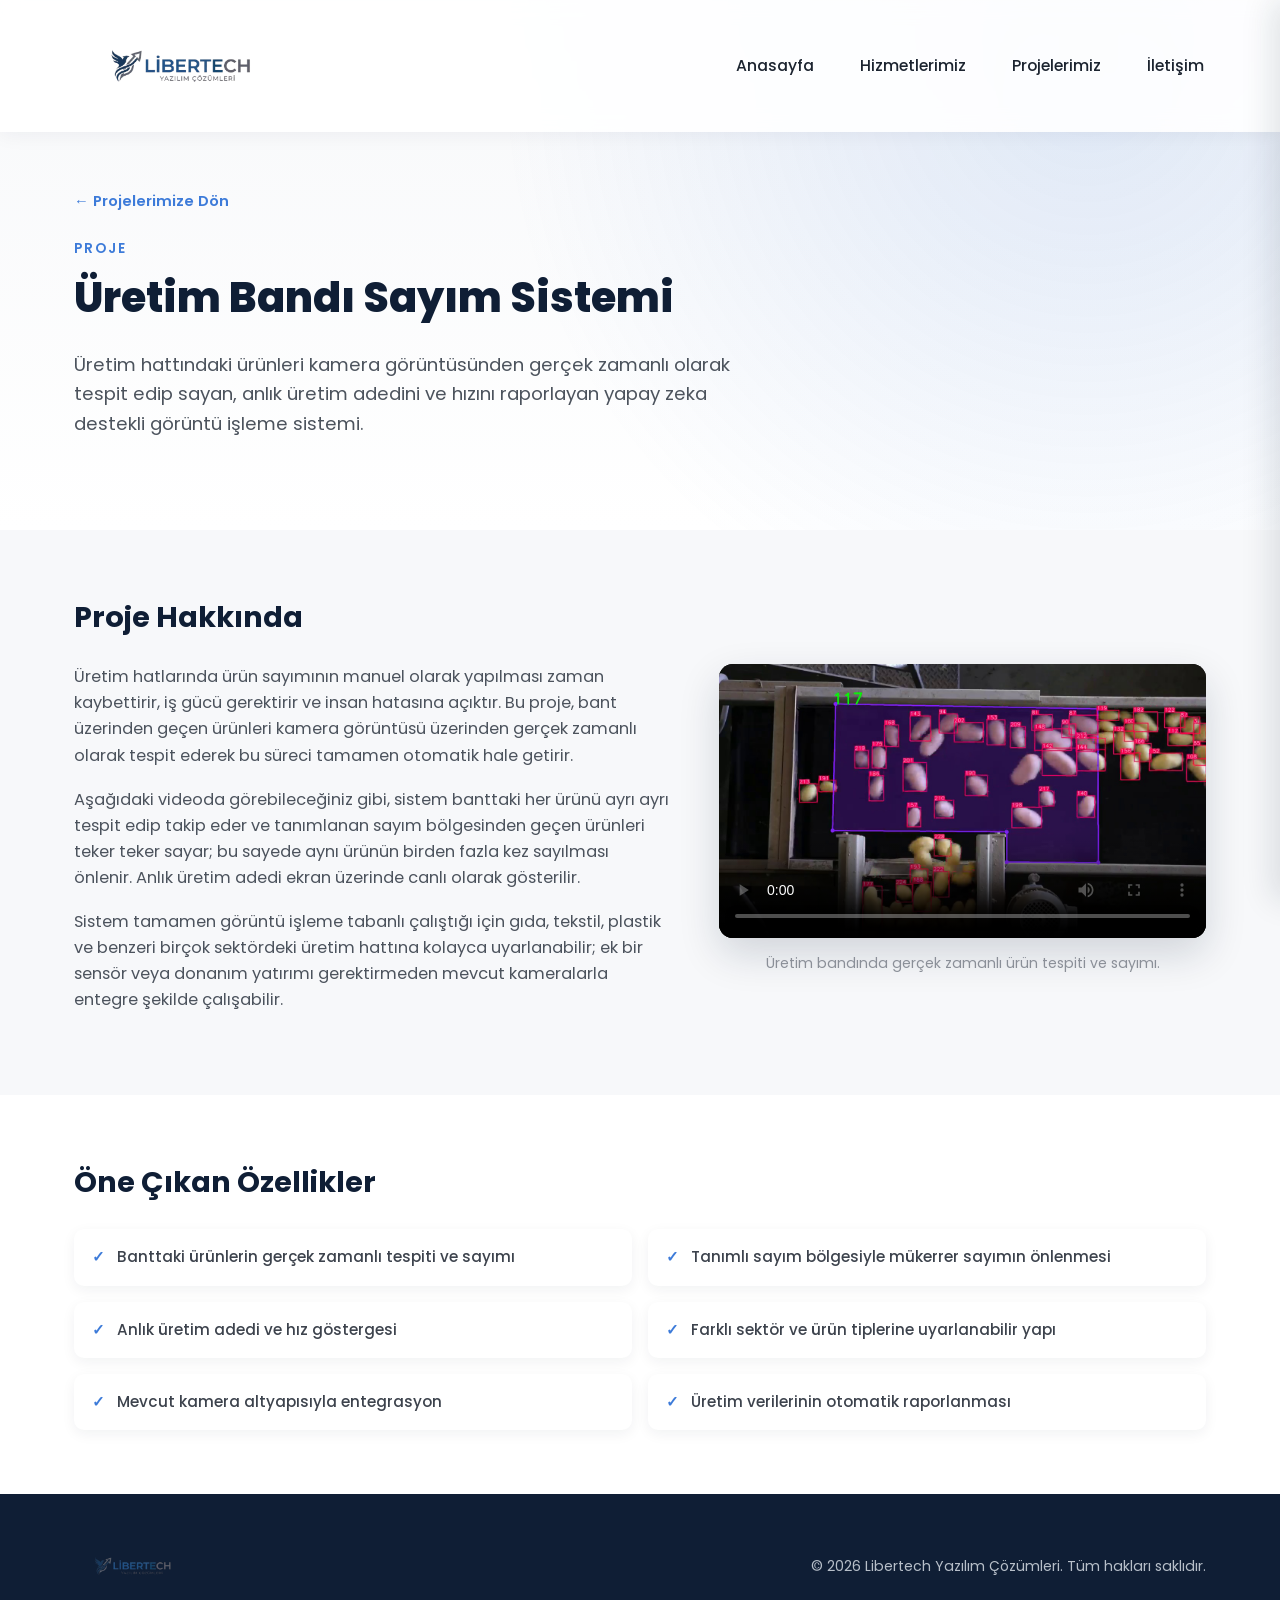
<file: projeler/uretim-bandi-sayimi.html>
<!DOCTYPE html>
<html lang="tr">
<head>
<meta charset="UTF-8">
<meta name="viewport" content="width=device-width, initial-scale=1.0">
<title>Üretim Bandı Sayım Sistemi | Libertech</title>
<meta name="description" content="Üretim hattındaki ürünleri kamera ile tespit edip anlık olarak sayan, üretim hızını ve toplam adedi raporlayan yapay zeka destekli görüntü işleme sistemi.">
<link rel="icon" href="../assets/logo.png" type="image/png">
<link rel="preconnect" href="https://fonts.googleapis.com">
<link rel="preconnect" href="https://fonts.gstatic.com" crossorigin>
<link href="https://fonts.googleapis.com/css2?family=Poppins:wght@400;500;600;700;800&display=swap" rel="stylesheet">
<link rel="stylesheet" href="../css/style.css">
</head>
<body>

<!-- HEADER -->
<header class="site-header" id="site-header">
  <div class="header-inner">
    <a href="../index.html#anasayfa" class="logo-link">
      <img src="../assets/logo.png" alt="Libertech Logo" class="logo-img">
    </a>

    <nav class="nav-desktop">
      <ul class="nav-list">
        <li><a href="../index.html#anasayfa" class="nav-link">Anasayfa</a></li>
        <li><a href="../index.html#hizmetlerimiz" class="nav-link">Hizmetlerimiz</a></li>
        <li><a href="../index.html#projelerimiz" class="nav-link">Projelerimiz</a></li>
        <li><a href="../index.html#iletisim" class="nav-link">İletişim</a></li>
      </ul>
    </nav>

    <button class="menu-toggle" id="menu-toggle" aria-label="Menüyü Aç/Kapat">
      <span></span>
      <span></span>
      <span></span>
    </button>
  </div>

  <nav class="nav-mobile" id="nav-mobile">
    <ul class="nav-list-mobile">
      <li><a href="../index.html#anasayfa" class="nav-link-mobile">Anasayfa</a></li>
      <li><a href="../index.html#hizmetlerimiz" class="nav-link-mobile">Hizmetlerimiz</a></li>
      <li><a href="../index.html#projelerimiz" class="nav-link-mobile">Projelerimiz</a></li>
      <li><a href="../index.html#iletisim" class="nav-link-mobile">İletişim</a></li>
    </ul>
  </nav>
</header>

<main>

  <!-- HERO -->
  <section class="detail-hero">
    <div class="container">
      <a href="../index.html#projelerimiz" class="back-link">← Projelerimize Dön</a>
      <p class="eyebrow">Proje</p>
      <h1>Üretim Bandı Sayım Sistemi</h1>
      <p class="detail-tagline">
        Üretim hattındaki ürünleri kamera görüntüsünden gerçek zamanlı olarak tespit edip sayan,
        anlık üretim adedini ve hızını raporlayan yapay zeka destekli görüntü işleme sistemi.
      </p>
    </div>
  </section>

  <!-- DETAY -->
  <section class="detail-section">
    <div class="container">
      <h2>Proje Hakkında</h2>
      <div class="detail-body">
        <div class="detail-text">
          <p>
            Üretim hatlarında ürün sayımının manuel olarak yapılması zaman kaybettirir, iş gücü gerektirir
            ve insan hatasına açıktır. Bu proje, bant üzerinden geçen ürünleri kamera görüntüsü üzerinden
            gerçek zamanlı olarak tespit ederek bu süreci tamamen otomatik hale getirir.
          </p>
          <p>
            Aşağıdaki videoda görebileceğiniz gibi, sistem banttaki her ürünü ayrı ayrı tespit edip takip
            eder ve tanımlanan sayım bölgesinden geçen ürünleri teker teker sayar; bu sayede aynı ürünün
            birden fazla kez sayılması önlenir. Anlık üretim adedi ekran üzerinde canlı olarak gösterilir.
          </p>
          <p>
            Sistem tamamen görüntü işleme tabanlı çalıştığı için gıda, tekstil, plastik ve benzeri birçok
            sektördeki üretim hattına kolayca uyarlanabilir; ek bir sensör veya donanım yatırımı
            gerektirmeden mevcut kameralarla entegre şekilde çalışabilir.
          </p>
        </div>

        <div class="demo-showcase">
          <video class="video-embed" controls loop preload="metadata" poster="../assets/projects/uretim-bandi-poster.jpg">
            <source src="../assets/videos/uretim-bandi-sayimi.mp4" type="video/mp4">
          </video>
          <p class="demo-caption">Üretim bandında gerçek zamanlı ürün tespiti ve sayımı.</p>
        </div>
      </div>
    </div>
  </section>

  <!-- ÖZELLİKLER -->
  <section class="detail-section">
    <div class="container">
      <h2>Öne Çıkan Özellikler</h2>
      <ul class="feature-list">
        <li><span class="check">✓</span> Banttaki ürünlerin gerçek zamanlı tespiti ve sayımı</li>
        <li><span class="check">✓</span> Tanımlı sayım bölgesiyle mükerrer sayımın önlenmesi</li>
        <li><span class="check">✓</span> Anlık üretim adedi ve hız göstergesi</li>
        <li><span class="check">✓</span> Farklı sektör ve ürün tiplerine uyarlanabilir yapı</li>
        <li><span class="check">✓</span> Mevcut kamera altyapısıyla entegrasyon</li>
        <li><span class="check">✓</span> Üretim verilerinin otomatik raporlanması</li>
      </ul>
    </div>
  </section>

</main>

<footer class="site-footer">
  <div class="container footer-inner">
    <img src="../assets/logo.png" alt="Libertech Logo" class="footer-logo">
    <p>&copy; <span id="year"></span> Libertech Yazılım Çözümleri. Tüm hakları saklıdır.</p>
  </div>
</footer>

<script src="../js/script.js"></script>
</body>
</html>
</file>
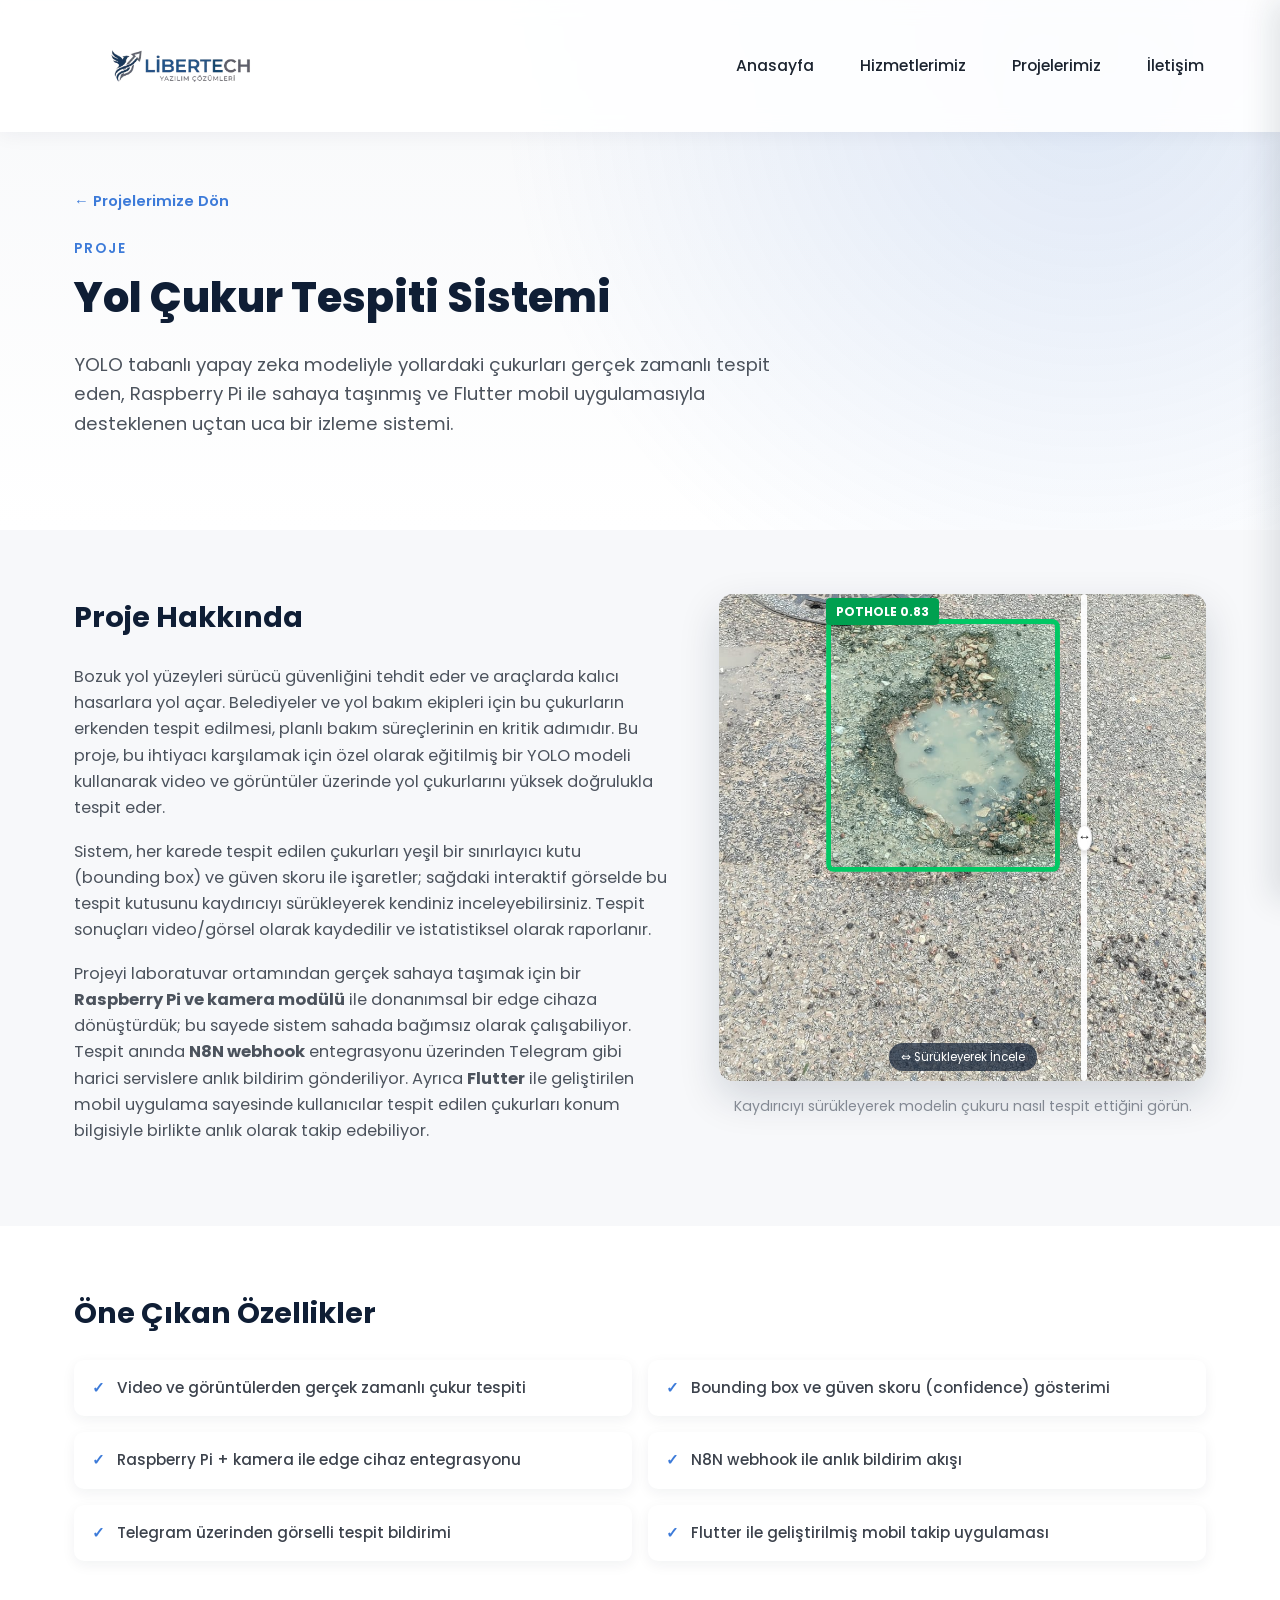
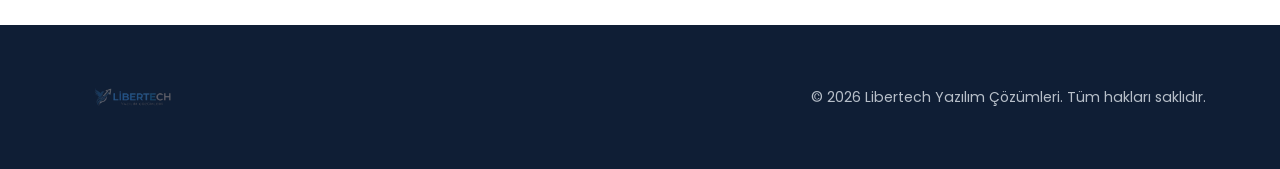
<file: projeler/yol-cukur-tespiti.html>
<!DOCTYPE html>
<html lang="tr">
<head>
<meta charset="UTF-8">
<meta name="viewport" content="width=device-width, initial-scale=1.0">
<title>Yol Çukur Tespiti Sistemi | Libertech</title>
<meta name="description" content="YOLO tabanlı yapay zeka ile gerçek zamanlı yol çukuru tespit sistemi. Raspberry Pi edge cihazı ve Flutter mobil uygulaması ile desteklenir.">
<link rel="icon" href="../assets/logo.png" type="image/png">
<link rel="preconnect" href="https://fonts.googleapis.com">
<link rel="preconnect" href="https://fonts.gstatic.com" crossorigin>
<link href="https://fonts.googleapis.com/css2?family=Poppins:wght@400;500;600;700;800&display=swap" rel="stylesheet">
<link rel="stylesheet" href="../css/style.css">
</head>
<body>

<!-- HEADER -->
<header class="site-header" id="site-header">
  <div class="header-inner">
    <a href="../index.html#anasayfa" class="logo-link">
      <img src="../assets/logo.png" alt="Libertech Logo" class="logo-img">
    </a>

    <nav class="nav-desktop">
      <ul class="nav-list">
        <li><a href="../index.html#anasayfa" class="nav-link">Anasayfa</a></li>
        <li><a href="../index.html#hizmetlerimiz" class="nav-link">Hizmetlerimiz</a></li>
        <li><a href="../index.html#projelerimiz" class="nav-link">Projelerimiz</a></li>
        <li><a href="../index.html#iletisim" class="nav-link">İletişim</a></li>
      </ul>
    </nav>

    <button class="menu-toggle" id="menu-toggle" aria-label="Menüyü Aç/Kapat">
      <span></span>
      <span></span>
      <span></span>
    </button>
  </div>

  <nav class="nav-mobile" id="nav-mobile">
    <ul class="nav-list-mobile">
      <li><a href="../index.html#anasayfa" class="nav-link-mobile">Anasayfa</a></li>
      <li><a href="../index.html#hizmetlerimiz" class="nav-link-mobile">Hizmetlerimiz</a></li>
      <li><a href="../index.html#projelerimiz" class="nav-link-mobile">Projelerimiz</a></li>
      <li><a href="../index.html#iletisim" class="nav-link-mobile">İletişim</a></li>
    </ul>
  </nav>
</header>

<main>

  <!-- HERO -->
  <section class="detail-hero">
    <div class="container">
      <a href="../index.html#projelerimiz" class="back-link">← Projelerimize Dön</a>
      <p class="eyebrow">Proje</p>
      <h1>Yol Çukur Tespiti Sistemi</h1>
      <p class="detail-tagline">
        YOLO tabanlı yapay zeka modeliyle yollardaki çukurları gerçek zamanlı tespit eden,
        Raspberry Pi ile sahaya taşınmış ve Flutter mobil uygulamasıyla desteklenen uçtan uca bir izleme sistemi.
      </p>
    </div>
  </section>

  <!-- DETAY -->
  <section class="detail-section">
    <div class="container">
      <div class="detail-body">
        <div class="detail-text">
          <h2>Proje Hakkında</h2>
          <p>
            Bozuk yol yüzeyleri sürücü güvenliğini tehdit eder ve araçlarda kalıcı hasarlara yol açar.
            Belediyeler ve yol bakım ekipleri için bu çukurların erkenden tespit edilmesi, planlı bakım
            süreçlerinin en kritik adımıdır. Bu proje, bu ihtiyacı karşılamak için özel olarak eğitilmiş
            bir YOLO modeli kullanarak video ve görüntüler üzerinde yol çukurlarını yüksek doğrulukla tespit eder.
          </p>
          <p>
            Sistem, her karede tespit edilen çukurları yeşil bir sınırlayıcı kutu (bounding box) ve güven
            skoru ile işaretler; sağdaki interaktif görselde bu tespit kutusunu kaydırıcıyı sürükleyerek
            kendiniz inceleyebilirsiniz. Tespit sonuçları video/görsel olarak kaydedilir ve istatistiksel
            olarak raporlanır.
          </p>
          <p>
            Projeyi laboratuvar ortamından gerçek sahaya taşımak için bir <strong>Raspberry Pi ve kamera modülü</strong>
            ile donanımsal bir edge cihaza dönüştürdük; bu sayede sistem sahada bağımsız olarak çalışabiliyor.
            Tespit anında <strong>N8N webhook</strong> entegrasyonu üzerinden Telegram gibi harici servislere anlık
            bildirim gönderiliyor. Ayrıca <strong>Flutter</strong> ile geliştirilen mobil uygulama sayesinde
            kullanıcılar tespit edilen çukurları konum bilgisiyle birlikte anlık olarak takip edebiliyor.
          </p>
        </div>

        <div class="demo-showcase">
          <div class="project-thumb compare-container">
            <img src="../assets/projects/yol-cukur-demo.jpg" class="compare-image" alt="Yol Çukur Tespiti Demo">
            <div class="bbox"></div>
            <span class="bbox-label">POTHOLE 0.83</span>
            <div class="compare-slider" role="slider" aria-valuemin="0" aria-valuemax="100" aria-valuenow="75">
              <div class="compare-handle" aria-hidden="true"></div>
            </div>
            <span class="demo-hint">⇔ Sürükleyerek İncele</span>
          </div>
          <p class="demo-caption">Kaydırıcıyı sürükleyerek modelin çukuru nasıl tespit ettiğini görün.</p>
        </div>
      </div>
    </div>
  </section>

  <!-- ÖZELLİKLER -->
  <section class="detail-section">
    <div class="container">
      <h2>Öne Çıkan Özellikler</h2>
      <ul class="feature-list">
        <li><span class="check">✓</span> Video ve görüntülerden gerçek zamanlı çukur tespiti</li>
        <li><span class="check">✓</span> Bounding box ve güven skoru (confidence) gösterimi</li>
        <li><span class="check">✓</span> Raspberry Pi + kamera ile edge cihaz entegrasyonu</li>
        <li><span class="check">✓</span> N8N webhook ile anlık bildirim akışı</li>
        <li><span class="check">✓</span> Telegram üzerinden görselli tespit bildirimi</li>
        <li><span class="check">✓</span> Flutter ile geliştirilmiş mobil takip uygulaması</li>
      </ul>
    </div>
  </section>

</main>

<footer class="site-footer">
  <div class="container footer-inner">
    <img src="../assets/logo.png" alt="Libertech Logo" class="footer-logo">
    <p>&copy; <span id="year"></span> Libertech Yazılım Çözümleri. Tüm hakları saklıdır.</p>
  </div>
</footer>

<script src="../js/script.js"></script>
</body>
</html>
</file>
<file: css/style.css>
/* ===== Variables ===== */
:root {
  --navy-dark: #0f1e35;
  --navy: #1b3358;
  --navy-light: #2c4f80;
  --accent: #3d7bd9;
  --accent-glow: #5b9bff;
  --gray: #8a8f98;
  --gray-light: #e9ebee;
  --white: #ffffff;
  --off-white: #f7f8fa;
  --text-dark: #1c2430;
  --header-height: 132px;
  --transition: 0.3s ease;
}

* { margin: 0; padding: 0; box-sizing: border-box; }

html { scroll-behavior: smooth; }

body {
  font-family: 'Poppins', sans-serif;
  color: var(--text-dark);
  background: var(--white);
  line-height: 1.6;
  overflow-x: hidden;
}

.container {
  max-width: 1180px;
  margin: 0 auto;
  padding: 0 24px;
}

img { max-width: 100%; display: block; }

a { text-decoration: none; color: inherit; }

ul { list-style: none; }

.section { padding: 110px 0; position: relative; }

.section-head { text-align: center; margin-bottom: 56px; }

.eyebrow {
  color: var(--accent);
  font-weight: 600;
  letter-spacing: 2px;
  text-transform: uppercase;
  font-size: 0.85rem;
  margin-bottom: 10px;
}

.section-head h2 {
  font-size: 2.4rem;
  font-weight: 700;
  color: var(--navy-dark);
}

/* ===== Buttons ===== */
.btn {
  display: inline-block;
  padding: 14px 32px;
  border-radius: 8px;
  font-weight: 600;
  font-size: 0.95rem;
  transition: all var(--transition);
  cursor: pointer;
  border: 2px solid transparent;
}

.btn-primary {
  background: linear-gradient(135deg, var(--accent), var(--navy-light));
  color: var(--white);
  box-shadow: 0 8px 20px rgba(61, 123, 217, 0.3);
}

.btn-primary:hover {
  transform: translateY(-3px);
  box-shadow: 0 12px 28px rgba(61, 123, 217, 0.45);
}

.btn-outline {
  border-color: var(--navy);
  color: var(--navy);
}

.btn-outline:hover {
  background: var(--navy);
  color: var(--white);
  transform: translateY(-3px);
}

/* ===== Header ===== */
.site-header {
  position: fixed;
  top: 0;
  left: 0;
  width: 100%;
  height: var(--header-height);
  background: rgba(255, 255, 255, 0.9);
  backdrop-filter: blur(10px);
  z-index: 1000;
  box-shadow: 0 2px 20px rgba(15, 30, 53, 0.06);
  transition: background var(--transition), box-shadow var(--transition);
}

.site-header.scrolled {
  box-shadow: 0 4px 26px rgba(15, 30, 53, 0.12);
}

.header-inner {
  max-width: 1180px;
  margin: 0 auto;
  padding: 0 24px;
  height: 100%;
  display: flex;
  align-items: center;
  justify-content: space-between;
}

.logo-link { display: flex; align-items: center; }

.logo-img { height: 116px; width: auto; object-fit: contain; }

.nav-list {
  display: flex;
  gap: 42px;
}

.nav-link {
  position: relative;
  font-weight: 500;
  font-size: 0.98rem;
  color: var(--text-dark);
  padding: 10px 2px;
  transition: color var(--transition);
}

.nav-link::after {
  content: "";
  position: absolute;
  left: 0;
  bottom: 0;
  width: 100%;
  height: 2px;
  background: var(--gray-light);
  border-radius: 2px;
  transform: scaleX(0.4);
  opacity: 0;
  transition: all var(--transition);
}

.nav-link:hover {
  color: var(--accent);
}

.nav-link:hover::after {
  opacity: 1;
  transform: scaleX(1);
  background: var(--accent-glow);
}

.nav-link.active {
  color: var(--navy-dark);
  font-weight: 700;
}

.nav-link.active::after {
  opacity: 1;
  transform: scaleX(1);
  height: 4px;
  background: linear-gradient(90deg, var(--accent), var(--accent-glow));
  box-shadow: 0 0 12px 1px var(--accent-glow);
}

/* Mobile menu toggle */
.menu-toggle {
  display: none;
  flex-direction: column;
  justify-content: center;
  gap: 5px;
  width: 32px;
  height: 32px;
  background: none;
  border: none;
  cursor: pointer;
  z-index: 1100;
}

.menu-toggle span {
  display: block;
  height: 2.5px;
  width: 100%;
  background: var(--navy-dark);
  border-radius: 2px;
  transition: all var(--transition);
}

.menu-toggle.open span:nth-child(1) { transform: translateY(7.5px) rotate(45deg); }
.menu-toggle.open span:nth-child(2) { opacity: 0; }
.menu-toggle.open span:nth-child(3) { transform: translateY(-7.5px) rotate(-45deg); }

.nav-mobile {
  position: fixed;
  top: 0;
  right: 0;
  height: 100vh;
  width: 280px;
  background: var(--white);
  box-shadow: -8px 0 30px rgba(15, 30, 53, 0.12);
  transform: translateX(100%);
  transition: transform var(--transition);
  z-index: 1050;
  padding: 150px 32px;
}

.nav-mobile.open { transform: translateX(0); }

.nav-list-mobile { display: flex; flex-direction: column; gap: 28px; }

.nav-link-mobile {
  font-size: 1.1rem;
  font-weight: 500;
  color: var(--text-dark);
  position: relative;
  padding-bottom: 6px;
  display: inline-block;
}

.nav-link-mobile::after {
  content: "";
  position: absolute;
  left: 0;
  bottom: 0;
  width: 0;
  height: 3px;
  background: linear-gradient(90deg, var(--accent), var(--accent-glow));
  border-radius: 2px;
  transition: width var(--transition);
}

.nav-link-mobile.active {
  color: var(--navy-dark);
  font-weight: 700;
}

.nav-link-mobile.active::after {
  width: 100%;
  height: 4px;
  box-shadow: 0 0 12px 1px var(--accent-glow);
}

/* ===== Hero ===== */
.hero {
  min-height: 100vh;
  display: flex;
  align-items: center;
  padding-top: var(--header-height);
  position: relative;
  overflow: hidden;
}

.hero-bg {
  position: absolute;
  inset: 0;
  background:
    radial-gradient(circle at 80% 20%, rgba(61, 123, 217, 0.15), transparent 50%),
    radial-gradient(circle at 10% 90%, rgba(27, 51, 88, 0.12), transparent 50%),
    linear-gradient(180deg, var(--off-white), var(--white));
  z-index: -1;
}

.hero-content { max-width: 720px; }

.hero .eyebrow { font-size: 0.95rem; }

.hero h1 {
  font-size: 3.4rem;
  font-weight: 800;
  color: var(--navy-dark);
  line-height: 1.2;
  margin-bottom: 22px;
}

.text-accent {
  background: linear-gradient(135deg, var(--accent), var(--navy-light));
  -webkit-background-clip: text;
  background-clip: text;
  color: transparent;
}

.hero-desc {
  font-size: 1.1rem;
  color: #555c66;
  margin-bottom: 36px;
  max-width: 600px;
}

.hero-buttons { display: flex; gap: 18px; flex-wrap: wrap; }

.scroll-down {
  position: absolute;
  bottom: 36px;
  left: 50%;
  transform: translateX(-50%);
  width: 26px;
  height: 42px;
  border: 2px solid var(--navy);
  border-radius: 14px;
  display: flex;
  justify-content: center;
  padding-top: 8px;
}

.scroll-down span {
  width: 5px;
  height: 5px;
  background: var(--accent);
  border-radius: 50%;
  animation: scrollDown 1.6s infinite;
}

@keyframes scrollDown {
  0% { opacity: 1; transform: translateY(0); }
  100% { opacity: 0; transform: translateY(14px); }
}

/* ===== Hizmetler ===== */
.hizmetler { background: var(--off-white); }

.services-grid {
  display: grid;
  grid-template-columns: repeat(3, 1fr);
  gap: 28px;
}

.service-card {
  background: var(--white);
  border-radius: 14px;
  padding: 36px 28px;
  box-shadow: 0 6px 20px rgba(15, 30, 53, 0.06);
  transition: transform var(--transition), box-shadow var(--transition);
}

.service-card:hover {
  transform: translateY(-6px);
  box-shadow: 0 16px 32px rgba(15, 30, 53, 0.12);
}

.service-icon { font-size: 2.2rem; margin-bottom: 16px; }

.service-card h3 {
  color: var(--navy-dark);
  font-size: 1.15rem;
  margin-bottom: 10px;
}

.service-card p { color: #5a616b; font-size: 0.95rem; }

/* ===== Projeler ===== */
.projeler { background: var(--white); }

.projects-grid {
  display: grid;
  grid-template-columns: repeat(2, 1fr);
  gap: 36px;
}

.projects-grid .project-card:last-child:nth-child(odd) {
  grid-column: 1 / -1;
  max-width: calc(50% - 18px);
  margin: 0 auto;
}

.project-card {
  border-radius: 14px;
  overflow: hidden;
  box-shadow: 0 6px 20px rgba(15, 30, 53, 0.08);
  transition: transform var(--transition), box-shadow var(--transition);
}

.project-card:hover {
  transform: translateY(-6px);
  box-shadow: 0 16px 34px rgba(15, 30, 53, 0.14);
}

.project-thumb-link { display: block; }

.project-thumb {
  position: relative;
  overflow: hidden;
  aspect-ratio: 1 / 1;
  display: flex;
  align-items: center;
  justify-content: center;
  background: linear-gradient(135deg, var(--navy), var(--accent));
}

.project-thumb.ph-2 { background: linear-gradient(135deg, var(--navy-dark), var(--navy-light)); }
.project-thumb.ph-3 { background: linear-gradient(135deg, var(--accent), var(--gray)); }

.project-thumb-icon {
  font-size: 5.5rem;
  filter: drop-shadow(0 8px 16px rgba(0, 0, 0, 0.25));
}

/* ===== Product Thumbnails ===== */
.project-thumb.product-thumb { background: #ffffff; }

.product-thumb-img {
  width: 100%;
  height: 100%;
  object-fit: contain;
  padding: 16px;
  box-sizing: border-box;
  transition: transform 0.4s ease;
}

.project-thumb-link:hover .product-thumb-img { transform: scale(1.06); }

/* ===== Video Thumbnails ===== */
.project-thumb.video-thumb { background: var(--navy-dark); }

.video-thumb-img,
.video-thumb-video {
  width: 100%;
  height: 100%;
  object-fit: contain;
  transition: transform 0.4s ease;
}

.project-thumb-link:hover .video-thumb-img,
.project-thumb-link:hover .video-thumb-video { transform: scale(1.05); }

.play-icon {
  position: absolute;
  top: 50%;
  left: 50%;
  transform: translate(-50%, -50%);
  width: 64px;
  height: 64px;
  background: rgba(255, 255, 255, 0.95);
  border-radius: 50%;
  display: flex;
  align-items: center;
  justify-content: center;
  box-shadow: 0 10px 28px rgba(0, 0, 0, 0.35);
  transition: transform var(--transition), background var(--transition);
}

.play-icon::after {
  content: "";
  border-style: solid;
  border-width: 11px 0 11px 18px;
  border-color: transparent transparent transparent var(--accent);
  margin-left: 4px;
}

.project-thumb-link:hover .play-icon {
  transform: translate(-50%, -50%) scale(1.12);
  background: #fff;
}

.video-thumb-overlay {
  position: absolute;
  inset: 0;
  background: linear-gradient(180deg, rgba(15, 30, 53, 0) 55%, rgba(15, 30, 53, 0.55) 100%);
  pointer-events: none;
}

.video-badge {
  position: absolute;
  top: 14px;
  left: 14px;
  z-index: 10;
  background: linear-gradient(135deg, var(--accent), var(--navy-light));
  color: #fff;
  font-weight: 700;
  font-size: 0.7rem;
  letter-spacing: 0.5px;
  text-transform: uppercase;
  padding: 6px 13px;
  border-radius: 20px;
  box-shadow: 0 6px 16px rgba(15, 30, 53, 0.3);
  pointer-events: none;
}

.video-embed {
  width: 100%;
  border-radius: 14px;
  box-shadow: 0 16px 40px rgba(15, 30, 53, 0.16);
  display: block;
  background: #000;
}

.project-info { padding: 22px 24px; background: var(--white); }

.project-info h3 { color: var(--navy-dark); margin-bottom: 8px; font-size: 1.1rem; }

.project-info p { color: #5a616b; font-size: 0.92rem; margin-bottom: 16px; }

.project-links { display: flex; gap: 14px; }

.project-link {
  font-weight: 600;
  font-size: 0.9rem;
  color: var(--accent);
  position: relative;
  padding-bottom: 2px;
}

.project-link::after {
  content: "";
  position: absolute;
  left: 0;
  bottom: 0;
  width: 0;
  height: 2px;
  background: var(--accent-glow);
  transition: width var(--transition);
}

.project-link:hover::after { width: 100%; }

.project-link-secondary { color: var(--gray); }
.project-link-secondary::after { background: var(--gray); }

/* ===== Interactive Compare Demo (Yol Çukur Tespiti) ===== */
.compare-container { background: none; cursor: default; }

.compare-image {
  width: 100%;
  height: 100%;
  object-fit: cover;
  object-position: center 65%;
  user-select: none;
  pointer-events: none;
}

.bbox {
  position: absolute;
  top: 5%;
  left: 22%;
  width: 48%;
  height: 52%;
  border: 5px solid rgba(0, 200, 100, 1);
  background: rgba(0, 200, 100, 0.08);
  border-radius: 8px;
  box-shadow: 0 12px 30px rgba(0, 0, 0, 0.3);
  pointer-events: none;
  z-index: 70;
  opacity: 0;
}

.bbox-helmet {
  top: 8%;
  left: 36%;
  width: 24%;
  height: 18%;
}

.bbox-label {
  position: absolute;
  top: 0;
  left: 0;
  background: rgba(0, 160, 80, 1);
  color: #fff;
  padding: 4px 10px;
  font-weight: 700;
  font-size: 12px;
  border-radius: 4px;
  white-space: nowrap;
  z-index: 95;
  pointer-events: none;
}

.compare-slider {
  position: absolute;
  top: 0;
  bottom: 0;
  left: 75%;
  width: 6px;
  background: rgba(255, 255, 255, 0.95);
  transform: translateX(-50%);
  cursor: ew-resize;
  z-index: 42;
  display: flex;
  align-items: center;
  justify-content: center;
  border-radius: 8px;
  touch-action: none;
}

.compare-handle {
  width: 26px;
  height: 26px;
  background: rgba(255, 255, 255, 0.98);
  border-radius: 50%;
  display: flex;
  align-items: center;
  justify-content: center;
  box-shadow: 0 2px 6px rgba(0, 0, 0, 0.2);
  border: 1px solid rgba(0, 0, 0, 0.08);
}

.compare-handle::after {
  content: "\2194";
  color: #222;
  font-size: 13px;
}

.demo-hint {
  position: absolute;
  bottom: 10px;
  left: 50%;
  transform: translateX(-50%);
  background: rgba(15, 30, 53, 0.7);
  color: #fff;
  font-size: 0.72rem;
  padding: 5px 12px;
  border-radius: 20px;
  z-index: 96;
  pointer-events: none;
  white-space: nowrap;
}

/* ===== İletişim ===== */
.iletisim { background: var(--off-white); }

.contact-grid {
  display: grid;
  grid-template-columns: 0.9fr 1.1fr;
  gap: 56px;
}

.contact-info { display: flex; flex-direction: column; gap: 26px; }

.contact-item { display: flex; gap: 16px; align-items: flex-start; }

.contact-icon {
  font-size: 1.4rem;
  background: var(--white);
  width: 48px;
  height: 48px;
  border-radius: 50%;
  display: flex;
  align-items: center;
  justify-content: center;
  box-shadow: 0 6px 16px rgba(15, 30, 53, 0.08);
  flex-shrink: 0;
}

.contact-item h4 { color: var(--navy-dark); font-size: 1rem; margin-bottom: 4px; }
.contact-item p { color: #5a616b; font-size: 0.95rem; }

.contact-form {
  background: var(--white);
  padding: 36px;
  border-radius: 14px;
  box-shadow: 0 6px 24px rgba(15, 30, 53, 0.08);
  display: flex;
  flex-direction: column;
  gap: 18px;
}

.form-row { display: grid; grid-template-columns: 1fr 1fr; gap: 18px; }

.contact-form input,
.contact-form textarea {
  width: 100%;
  padding: 14px 16px;
  border: 1.5px solid var(--gray-light);
  border-radius: 8px;
  font-family: inherit;
  font-size: 0.95rem;
  transition: border-color var(--transition);
  resize: vertical;
}

.contact-form input:focus,
.contact-form textarea:focus {
  outline: none;
  border-color: var(--accent);
}

.contact-form .btn { align-self: flex-start; border: none; }

/* ===== Project Detail Pages ===== */
.detail-hero {
  padding: calc(var(--header-height) + 56px) 0 64px;
  background:
    radial-gradient(circle at 85% 15%, rgba(61, 123, 217, 0.14), transparent 50%),
    linear-gradient(180deg, var(--off-white), var(--white));
}

.back-link {
  display: inline-flex;
  align-items: center;
  gap: 8px;
  color: var(--accent);
  font-weight: 600;
  font-size: 0.92rem;
  margin-bottom: 24px;
  transition: gap var(--transition);
}

.back-link:hover { gap: 12px; }

.detail-hero .eyebrow { margin-bottom: 6px; }

.detail-hero h1 {
  font-size: 2.6rem;
  font-weight: 800;
  color: var(--navy-dark);
  margin-bottom: 18px;
  max-width: 800px;
}

.detail-tagline {
  font-size: 1.15rem;
  color: #4c535d;
  max-width: 700px;
  margin-bottom: 28px;
}

.tech-badges { display: flex; flex-wrap: wrap; gap: 10px; margin-bottom: 8px; }

.tech-badge {
  background: var(--white);
  border: 1.5px solid var(--gray-light);
  color: var(--navy);
  font-size: 0.85rem;
  font-weight: 600;
  padding: 7px 16px;
  border-radius: 20px;
  box-shadow: 0 4px 10px rgba(15, 30, 53, 0.05);
}

.detail-section { padding: 64px 0; }
.detail-section:nth-of-type(even) { background: var(--off-white); }

.detail-section h2 {
  font-size: 1.8rem;
  font-weight: 700;
  color: var(--navy-dark);
  margin-bottom: 24px;
}

.detail-body {
  display: grid;
  grid-template-columns: 1.1fr 0.9fr;
  gap: 50px;
  align-items: start;
}

.detail-text p {
  color: #4c535d;
  font-size: 1.02rem;
  margin-bottom: 18px;
}

.demo-showcase {
  position: sticky;
  top: calc(var(--header-height) + 24px);
}

.demo-showcase .compare-container {
  aspect-ratio: 1 / 1;
  border-radius: 14px;
  box-shadow: 0 16px 40px rgba(15, 30, 53, 0.16);
}

.demo-caption {
  text-align: center;
  color: var(--gray);
  font-size: 0.88rem;
  margin-top: 14px;
}

.feature-list {
  display: grid;
  grid-template-columns: repeat(2, 1fr);
  gap: 16px;
}

.feature-list li {
  display: flex;
  align-items: flex-start;
  gap: 12px;
  background: var(--white);
  padding: 16px 18px;
  border-radius: 10px;
  box-shadow: 0 4px 14px rgba(15, 30, 53, 0.06);
  color: #3d434d;
  font-size: 0.95rem;
  font-weight: 500;
}

.feature-list .check {
  color: var(--accent);
  font-weight: 800;
  flex-shrink: 0;
}

.media-placeholder-grid {
  display: grid;
  grid-template-columns: repeat(3, 1fr);
  gap: 24px;
}

.media-placeholder {
  aspect-ratio: 4 / 3;
  background: var(--white);
  border: 2px dashed var(--gray-light);
  border-radius: 12px;
  display: flex;
  flex-direction: column;
  align-items: center;
  justify-content: center;
  gap: 8px;
  color: var(--gray);
}

.media-placeholder .icon { font-size: 1.8rem; }
.media-placeholder span.label { font-size: 0.85rem; font-weight: 600; }

.detail-cta {
  display: flex;
  gap: 18px;
  flex-wrap: wrap;
  padding: 60px 0 90px;
}

.detail-cta-center { justify-content: center; }

/* ===== Footer ===== */
.site-footer {
  background: var(--navy-dark);
  padding: 40px 0;
}

.footer-inner {
  display: flex;
  align-items: center;
  justify-content: space-between;
  flex-wrap: wrap;
  gap: 16px;
}

.footer-logo {
  height: 64px;
}

.footer-inner p { color: #b7bfc9; font-size: 0.88rem; }

/* ===== Responsive ===== */
@media (max-width: 960px) {
  .services-grid { grid-template-columns: repeat(2, 1fr); }
  .projects-grid { grid-template-columns: repeat(2, 1fr); }
  .contact-grid { grid-template-columns: 1fr; }
  .detail-body { grid-template-columns: 1fr; }
  .demo-showcase { position: static; max-width: 380px; margin: 0 auto; }
  .media-placeholder-grid { grid-template-columns: repeat(2, 1fr); }
}

@media (max-width: 768px) {
  .nav-desktop { display: none; }
  .menu-toggle { display: flex; }
  .hero h1 { font-size: 2.5rem; }
  .section { padding: 80px 0; }
  .section-head h2 { font-size: 1.9rem; }
  .services-grid { grid-template-columns: 1fr; }
  .projects-grid { grid-template-columns: 1fr; }
  .form-row { grid-template-columns: 1fr; }
  .footer-inner { flex-direction: column; text-align: center; }
  .detail-hero h1 { font-size: 2rem; }
  .feature-list { grid-template-columns: 1fr; }
  .media-placeholder-grid { grid-template-columns: 1fr; }
}
</file>
